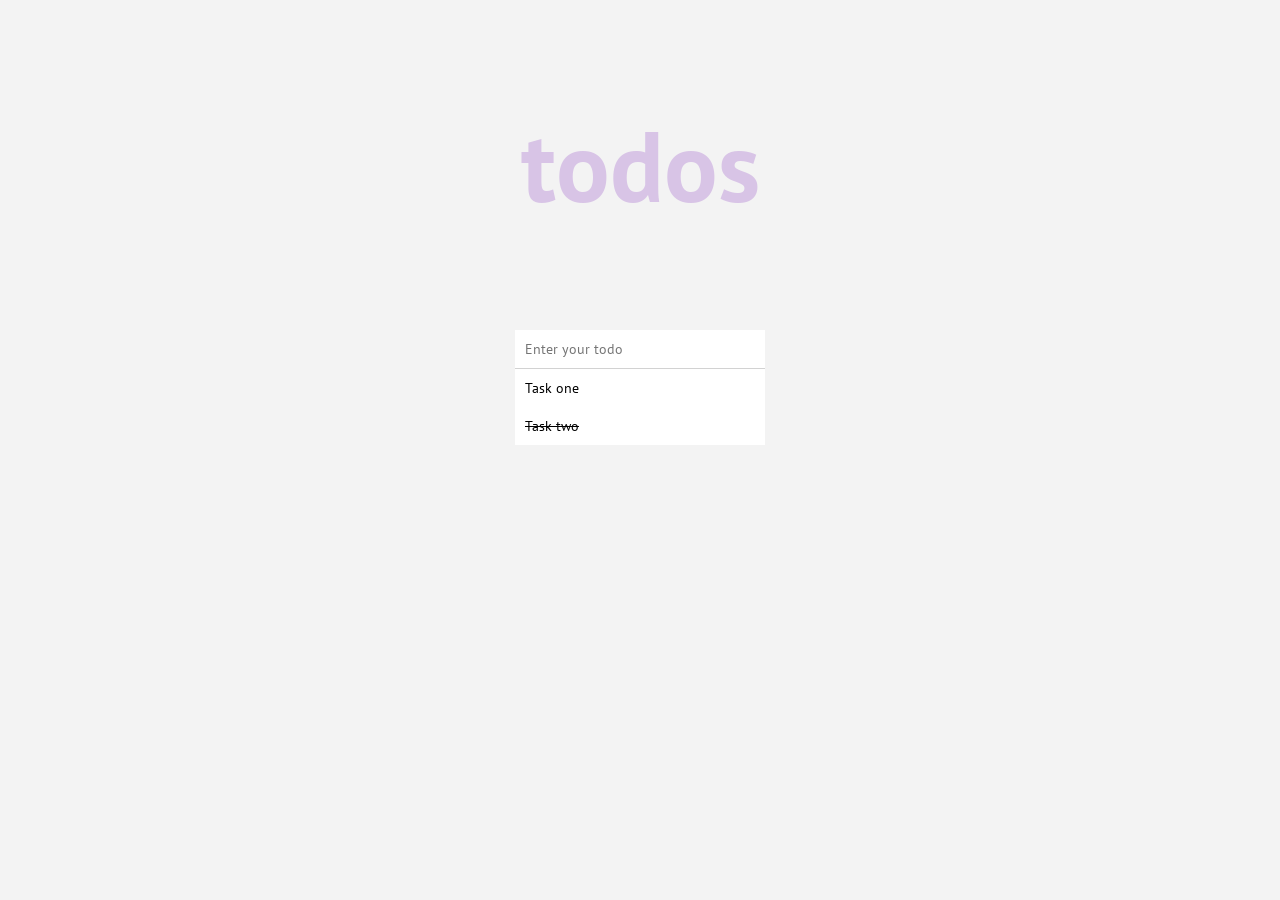
<file: practice/001-todo-list/index.html>
<!DOCTYPE html>
<html lang="en">

<head>
    <meta charset="UTF-8">
    <meta name="viewport" content="width=device-width, initial-scale=1.0">
        <link rel="stylesheet" href="style.css">
    <title>Todo List</title>
</head>

<body>
    <div class="todos">
        <div class="header">todos</div>
        <div class="card">
            <input type="text" name="" id="input" placeholder="Enter your todo" class="input">
            <ul class="list" id="list">
            </ul>
        </div>
    </div>
    <script src="script.js"></script>
</body>

</html>
</file>
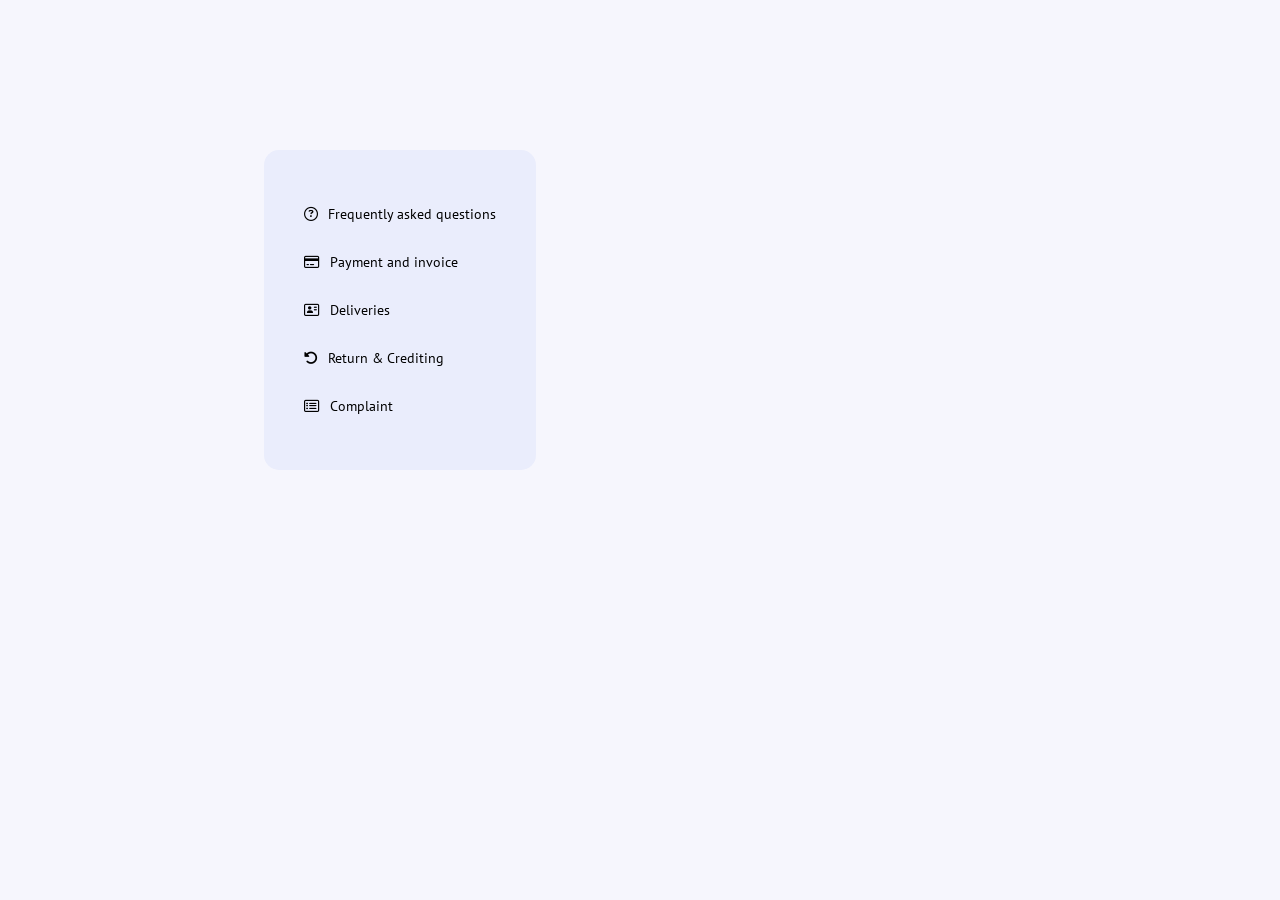
<file: practice/002-faq/index.html>
<!DOCTYPE html>
<html lang="en">

<head>
    <meta charset="UTF-8">
    <meta name="viewport" content="width=device-width, initial-scale=1.0">
    <link rel="stylesheet" href="styles.css">
    <link rel="preconnect" href="https://fonts.googleapis.com">
    <link rel="preconnect" href="https://fonts.gstatic.com" crossorigin>
    <link href="https://fonts.googleapis.com/css2?family=PT+Sans:ital,wght@0,400;0,700;1,400;1,700&display=swap"
        rel="stylesheet">
    <link rel="stylesheet" href="https://cdnjs.cloudflare.com/ajax/libs/font-awesome/6.5.1/css/all.min.css">
    <title>FAQ</title>
</head>

<body>
    <main class="main">
        <div class="sidebar">
            <ul class="nav">
                <li><i class="fa-regular fa-circle-question"></i>Frequently asked questions</li>
                <li><i class="fa-regular fa-credit-card"></i>Payment and invoice</li>
                <li><i class="fa-regular fa-address-card"></i>Deliveries</li>
                <li><i class="fa-solid fa-rotate-left"></i>Return & Crediting</li>
                <li><i class="fa-regular fa-rectangle-list"></i>Complaint</li>
            </ul>
        </div>
        <div class="content">
            <section id="faq">
                <div class="header">Frequently asked questions</div>
            </section>
            <section id="payment">
                <div class="header">Payment & Invoice</div>
            <div class="question">
                <div class="question-header">
                    How does payment via Walley Checkout work?
                    <i class="fa-solid fa-chevron-down"></i>
                    <i class="fa-solid fa-chevron-up"></i>
                </div>
                <div class="question-answer">
                    Walley presents some information to you as soon you are identified.
                    The information you need to specify to obtain identification may vary between different orders
                    and customers.
                </div>
            </div>
            <div class="question">
                <div class="question-header">
                    How does payment via Walley Checkout work?
                    <i class="fa-solid fa-chevron-down"></i>
                    <i class="fa-solid fa-chevron-up"></i>
                </div>
                <div class="question-answer">
                    Walley presents some information to you as soon you are identified.
                    The information you need to specify to obtain identification may vary between different orders
                    and customers.
                </div>
            </div>
            <div class="question">
                <div class="question-header">
                    How does payment via Walley Checkout work?
                    <i class="fa-solid fa-chevron-down"></i>
                    <i class="fa-solid fa-chevron-up"></i>
                </div>
                <div class="question-answer">
                    Walley presents some information to you as soon you are identified.
                    The information you need to specify to obtain identification may vary between different orders
                    and customers.
                </div>
            </div>
            </section>
            <section id="delivery">
                <div class="header">Deliveries</div>
            </section>
            <section id="return">
                <div class="header">Return & Crediting</div>
            </section>
            <section id="complaint">
                <div class="header">Complaint</div>
            </section>
            
        </div>
    </main>
    <script src="script.js"></script>
</body>

</html>
</file>
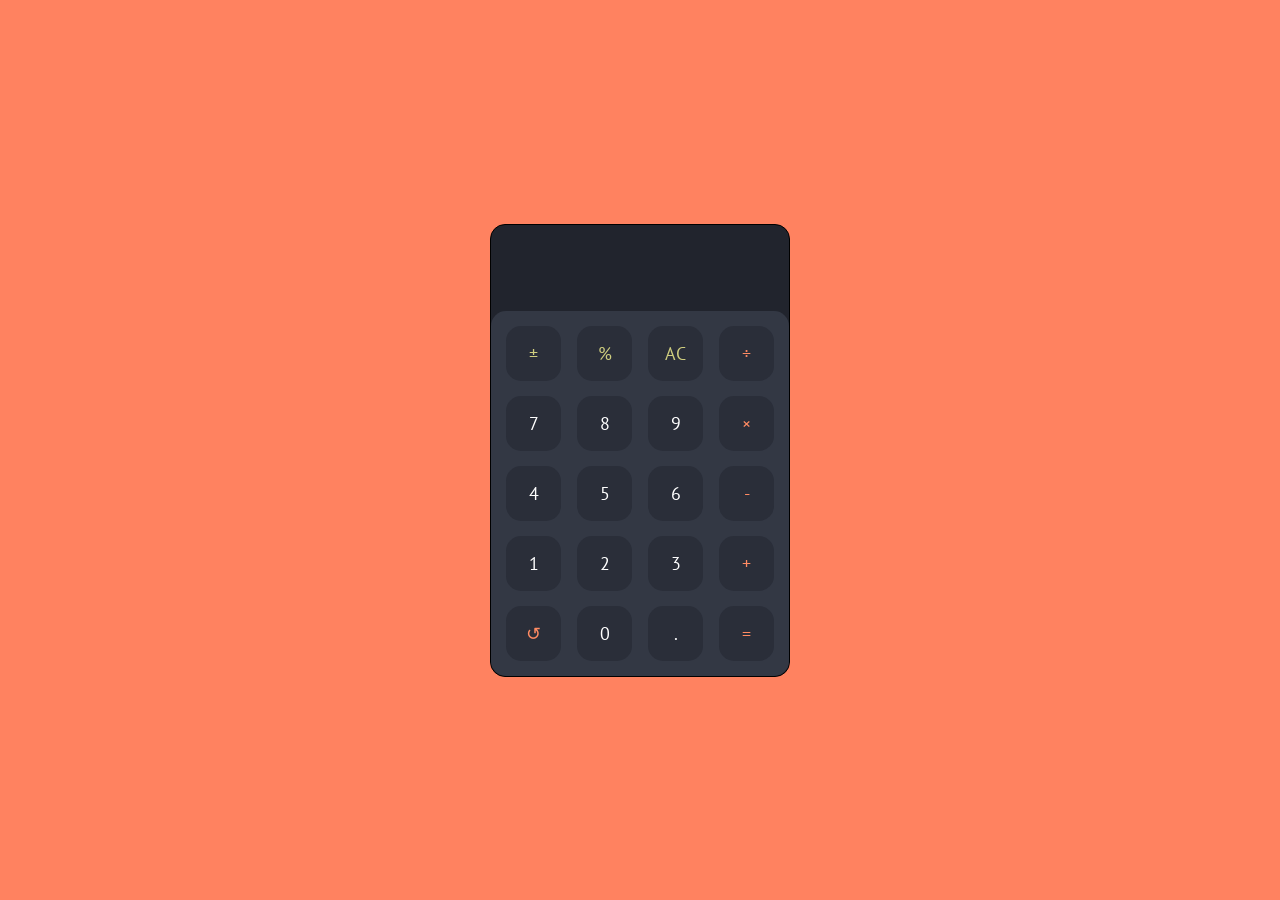
<file: practice/004-calculator/index.html>
<!DOCTYPE html>
<html lang="en">

<head>
    <meta charset="UTF-8">
    <meta name="viewport" content="width=device-width, initial-scale=1.0">
    <link rel="preconnect" href="https://fonts.googleapis.com">
    <link rel="preconnect" href="https://fonts.gstatic.com" crossorigin>
    <link href="https://fonts.googleapis.com/css2?family=PT+Sans:ital,wght@0,400;0,700;1,400;1,700&display=swap"
        rel="stylesheet">
    <link rel="stylesheet" href="style.css">
    <title>Calculator</title>
</head>

<body>
    <div class="container">
        <div class="calculator">
            <div class="display">
                <div class="input" id="input"></div>
                <div class="result" id="result"></div>
            </div>
            <div class="actions">
                <button type="button" onclick="addSymbol('')" class="button yellow">&#177</button>
                <button type="button" onclick="addSymbol('%')" class="button yellow">%</button>
                <button type="button" onclick="clearDisplay()" class="button yellow">AC</button>
                <button type="button" onclick="addSymbol('/')" class="button red">&#247</button>
                <button type="button" onclick="addSymbol('7')" class="button">7</button>
                <button type="button" onclick="addSymbol('8')" class="button">8</button>
                <button type="button" onclick="addSymbol('9')" class="button">9</button>
                <button type="button" onclick="addSymbol('*')" class="button red">&#215</button>
                <button type="button" onclick="addSymbol('4')" class="button">4</button>
                <button type="button" onclick="addSymbol('5')" class="button">5</button>
                <button type="button" onclick="addSymbol('6')" class="button">6</button>
                <button type="button" onclick="addSymbol('-')" class="button red">-</button>
                <button type="button" onclick="addSymbol('1')" class="button">1</button>
                <button type="button" onclick="addSymbol('2')" class="button">2</button>
                <button type="button" onclick="addSymbol('3')" class="button">3</button>
                <button type="button" onclick="addSymbol('+')" class="button red">+</button>
                <button type="button" onclick="addSymbol('')" class="button red">&#8634</button>
                <button type="button" onclick="addSymbol('0')" class="button">0</button>
                <button type="button" onclick="addSymbol('.')" class="button">.</button>
                <button type="button" onclick="calculate()" class="button red">=</button>
            </div>
        </div>
    </div>
    <script src="script.js"></script>
</body>

</html>
</file>
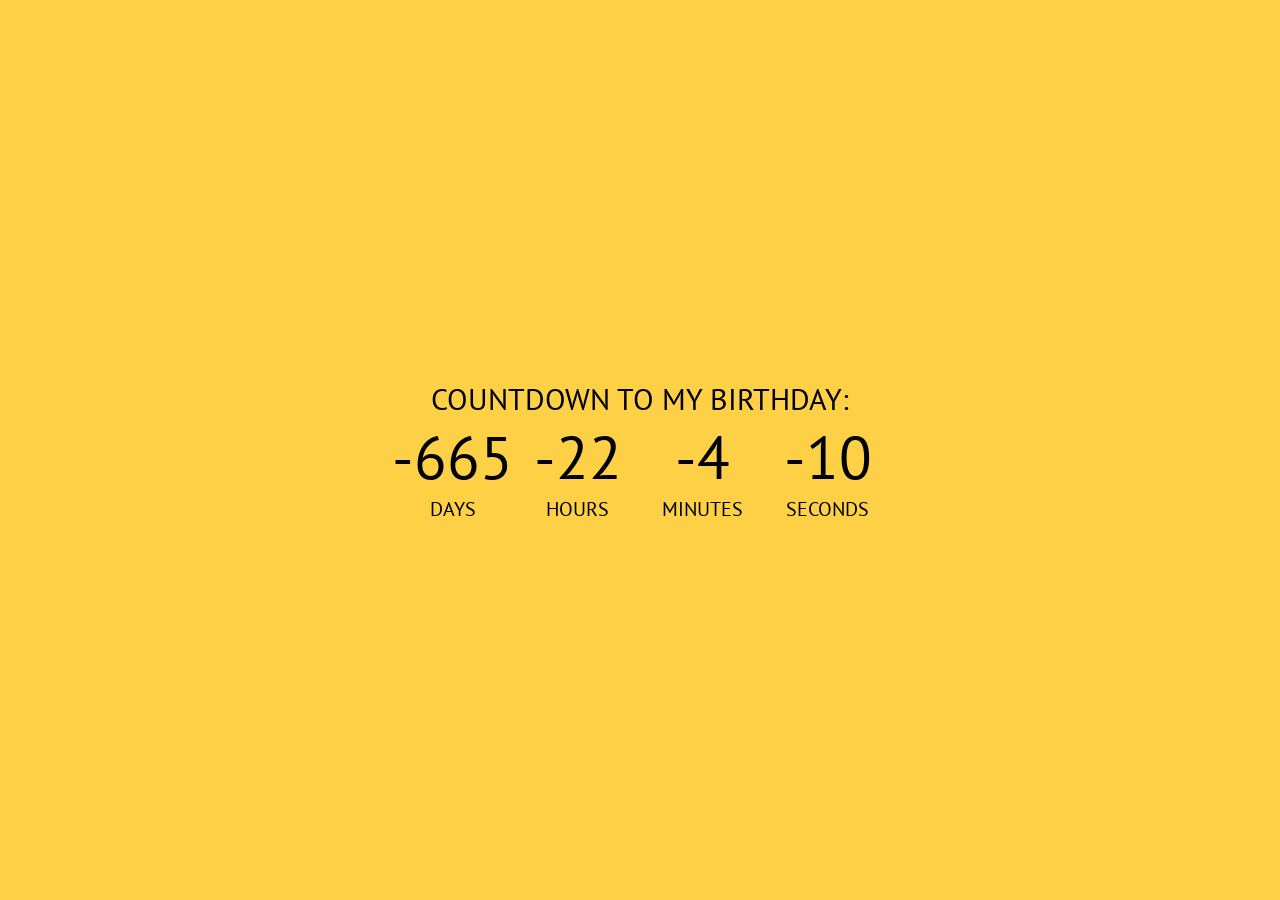
<file: practice/005-timer/index.html>
<!DOCTYPE html>
<html lang="en">

<head>
    <meta charset="UTF-8">
    <meta name="viewport" content="width=device-width, initial-scale=1.0">
    <link rel="preconnect" href="https://fonts.googleapis.com">
    <link rel="preconnect" href="https://fonts.gstatic.com" crossorigin>
    <link href="https://fonts.googleapis.com/css2?family=PT+Sans:ital,wght@0,400;0,700;1,400;1,700&display=swap"
        rel="stylesheet">
    <link rel="stylesheet" href="style.css">
    <title>Timer</title>
</head>

<body>
    <div class="main">
        <div class="description">
            COUNTDOWN TO MY BIRTHDAY:
        </div>
        <div class="timer">
            <div class="days" id="days">60</div>
            <div class="hours" id="hours">20</div>
            <div class="minutes" id="minutes">5</div>
            <div class="seconds" id="seconds">3</div>
        </div>
        <div class="time">
            <div class="days">DAYS</div>
            <div class="hours">HOURS</div>
            <div class="minutes">MINUTES</div>
            <div class="seconds">SECONDS</div>
        </div>
    </div>
<script src="script.js"></script>
</body>

</html>
</file>
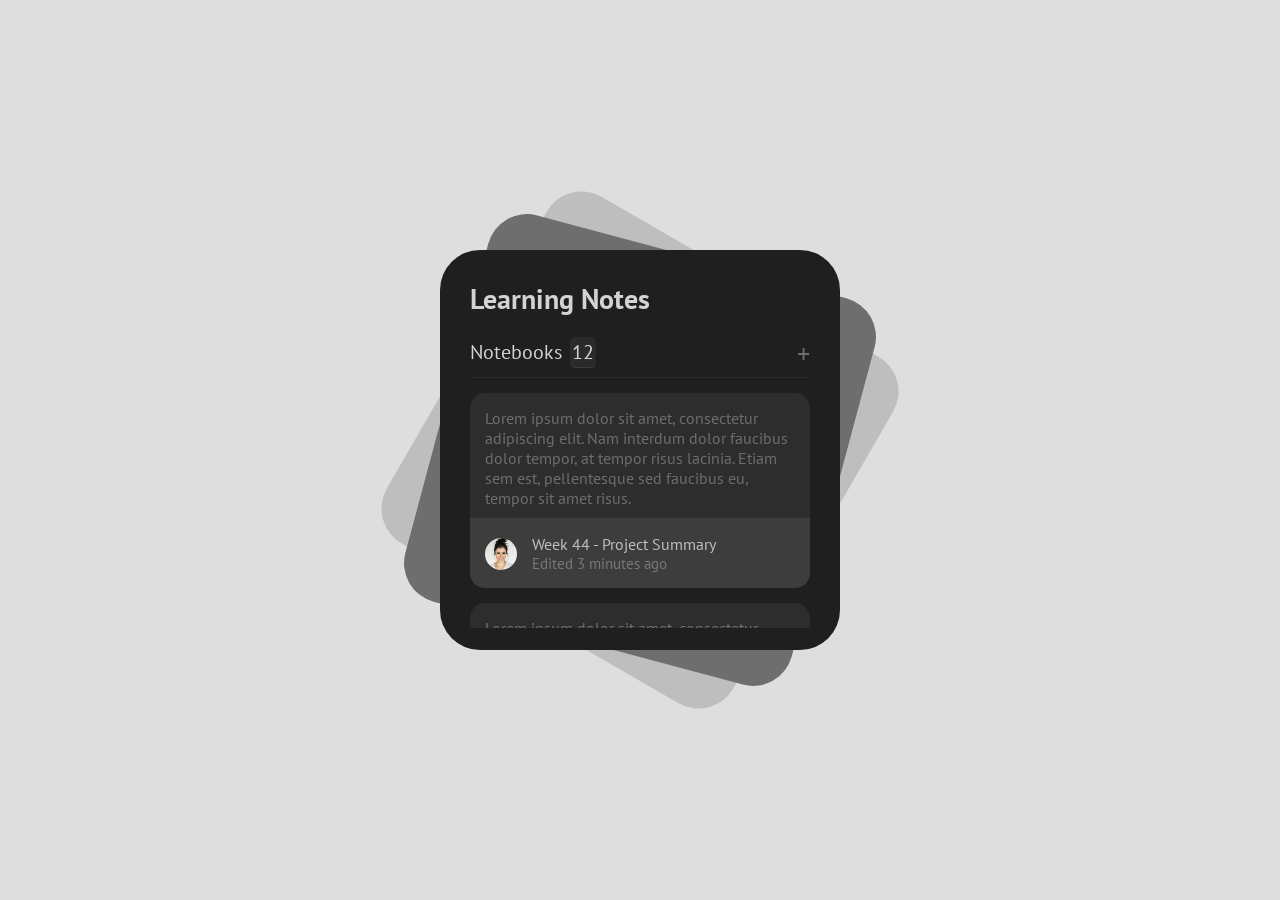
<file: practice/006-notes/index.html>
<!DOCTYPE html>
<html lang="en">

<head>
    <meta charset="UTF-8">
    <meta name="viewport" content="width=device-width, initial-scale=1.0">
    <link rel="preconnect" href="https://fonts.googleapis.com">
    <link rel="preconnect" href="https://fonts.gstatic.com" crossorigin>
    <link href="https://fonts.googleapis.com/css2?family=PT+Sans:ital,wght@0,400;0,700;1,400;1,700&display=swap"
        rel="stylesheet">
    <link rel="stylesheet" href="styles.css">
    <title>Notes</title>
</head>

<body>
    <div class="main">
        <div class="container">
            <div class="card light-grey"></div>
            <div class="card grey"></div>
            <div class="card edit-card" id="edit-card">
                <div class="edit-card-action">
                    <button type="button" class="button back" onclick="toggleEditCard()">Back</button>
                    <button type="button" class="button save">Save</button>
                </div>
                <div class="edit-card-form">
                    <div class="row">
                        <label for="name" class="label">Name</label>
                        <input type="text" name="name" id="" class="text">
                    </div>
                    <div class="row">
                        <label for="text" class="label">Text</label>
                        <textarea rows="5" name="text" id="" class="text"></textarea>
                    </div>
                </div>
            </div>
            <div class="card dark-grey">
                <div class="card-header">
                    Learning Notes
                </div>
                <div class="card-body">
                    <div class="panel">
                        <div class="notebooks">
                            <div class="description">
                                Notebooks
                            </div>
                            <div class="count">12</div>
                        </div>
                        <div class="action" onclick="toggleEditCard()">+</div>
                    </div>
                    <div class="line"></div>
                    <ul class="list">
                        <li class="item">
                            <div class="body">
                                Lorem ipsum dolor sit amet, consectetur adipiscing elit. Nam interdum dolor faucibus
                                dolor tempor, at tempor risus lacinia. Etiam sem est, pellentesque sed faucibus eu,
                                tempor sit amet risus.
                            </div>
                            <div class="footer">
                                <div class="avatar">
                                    <img src="face.jpg">
                                </div>
                                <div class="content">
                                    <div class="note-name">Week 44 - Project Summary</div>
                                <div class="note-date">Edited 3 minutes ago</div>
                                </div>
                            </div>
                        </li>
                        <li class="item">
                            <div class="body">
                                Lorem ipsum dolor sit amet, consectetur adipiscing elit. Nam interdum dolor faucibus
                                dolor tempor, at tempor risus lacinia. Etiam sem est, pellentesque sed faucibus eu,
                                tempor sit amet risus.
                            </div>
                            <div class="footer">
                                <div class="avatar">
                                    <img src="face.jpg">
                                </div>
                                <div class="content">
                                    <div class="note-name">Week 44 - Project Summary</div>
                                <div class="note-date">Edited 3 minutes ago</div>
                                </div>
                            </div>
                        </li>
                    </ul>
                </div>
            </div>
        </div>
    </div>
    <script src="script.js"></script>
</body>

</html>
</file>
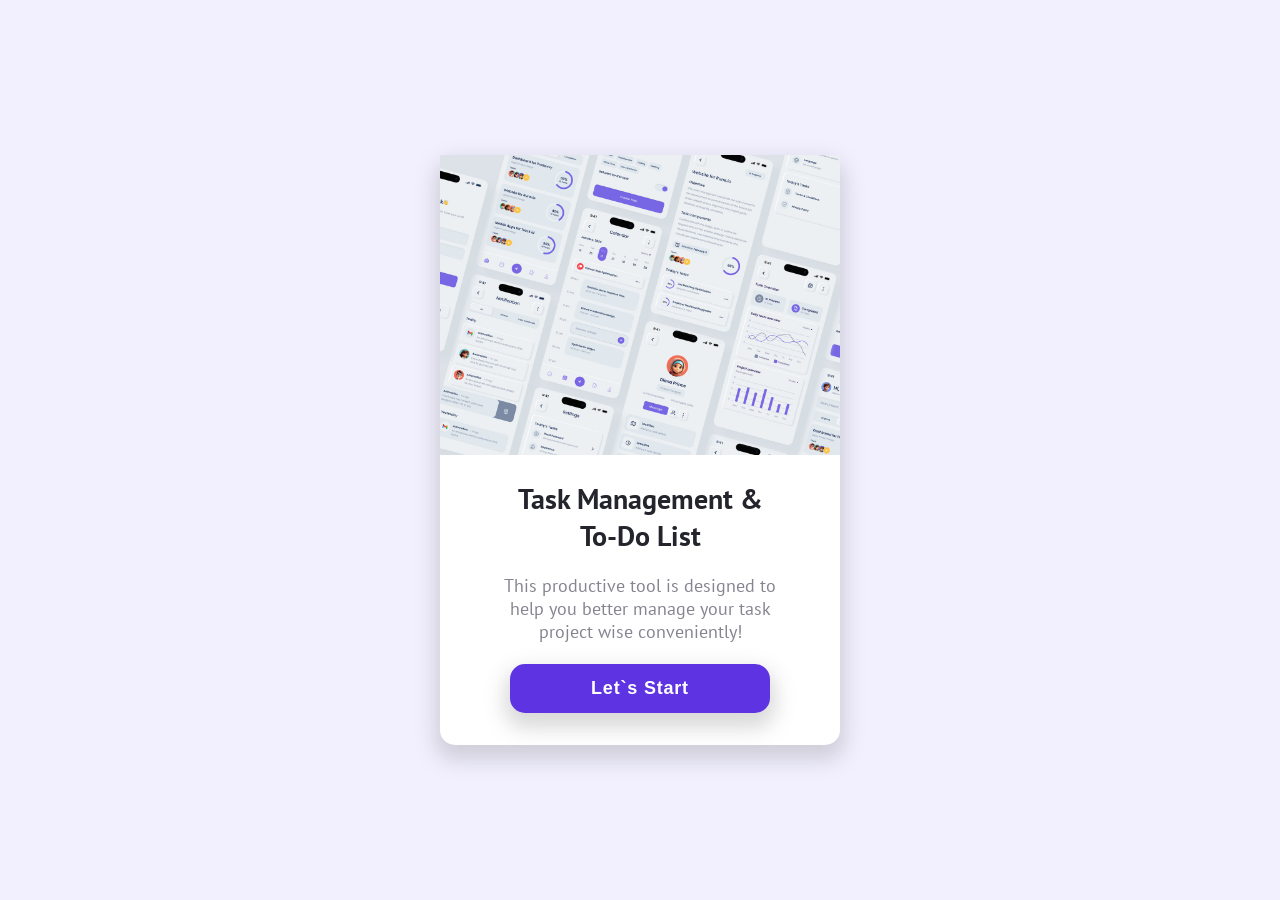
<file: practice/007-started/index.html>
<!DOCTYPE html>
<html lang="en">
<head>
    <meta charset="UTF-8">
    <meta name="viewport" content="width=device-width, initial-scale=1.0">
    <title>Started page</title>
    <link rel="stylesheet" href="styles.css">
    <link rel="preconnect" href="https://fonts.googleapis.com">
<link rel="preconnect" href="https://fonts.gstatic.com" crossorigin>
<link href="https://fonts.googleapis.com/css2?family=PT+Sans:wght@400;700&display=swap" rel="stylesheet">
</head>
<body>
    <header></header>
    <main>
        <div class="card">
            <div class="card-content">
                <img class="card-content-image" src="12.jpg">
            </div>
            <div class="card-info">
                <h3>Task Management & To-Do List</h3>
                <p>This productive tool is designed to help you better 
                    manage your task project wise conveniently!</p>
                <button>Let`s Start</button>    
            </div>
        </div>
    </main>
    <footer></footer>
    
</body>
</html>
</file>
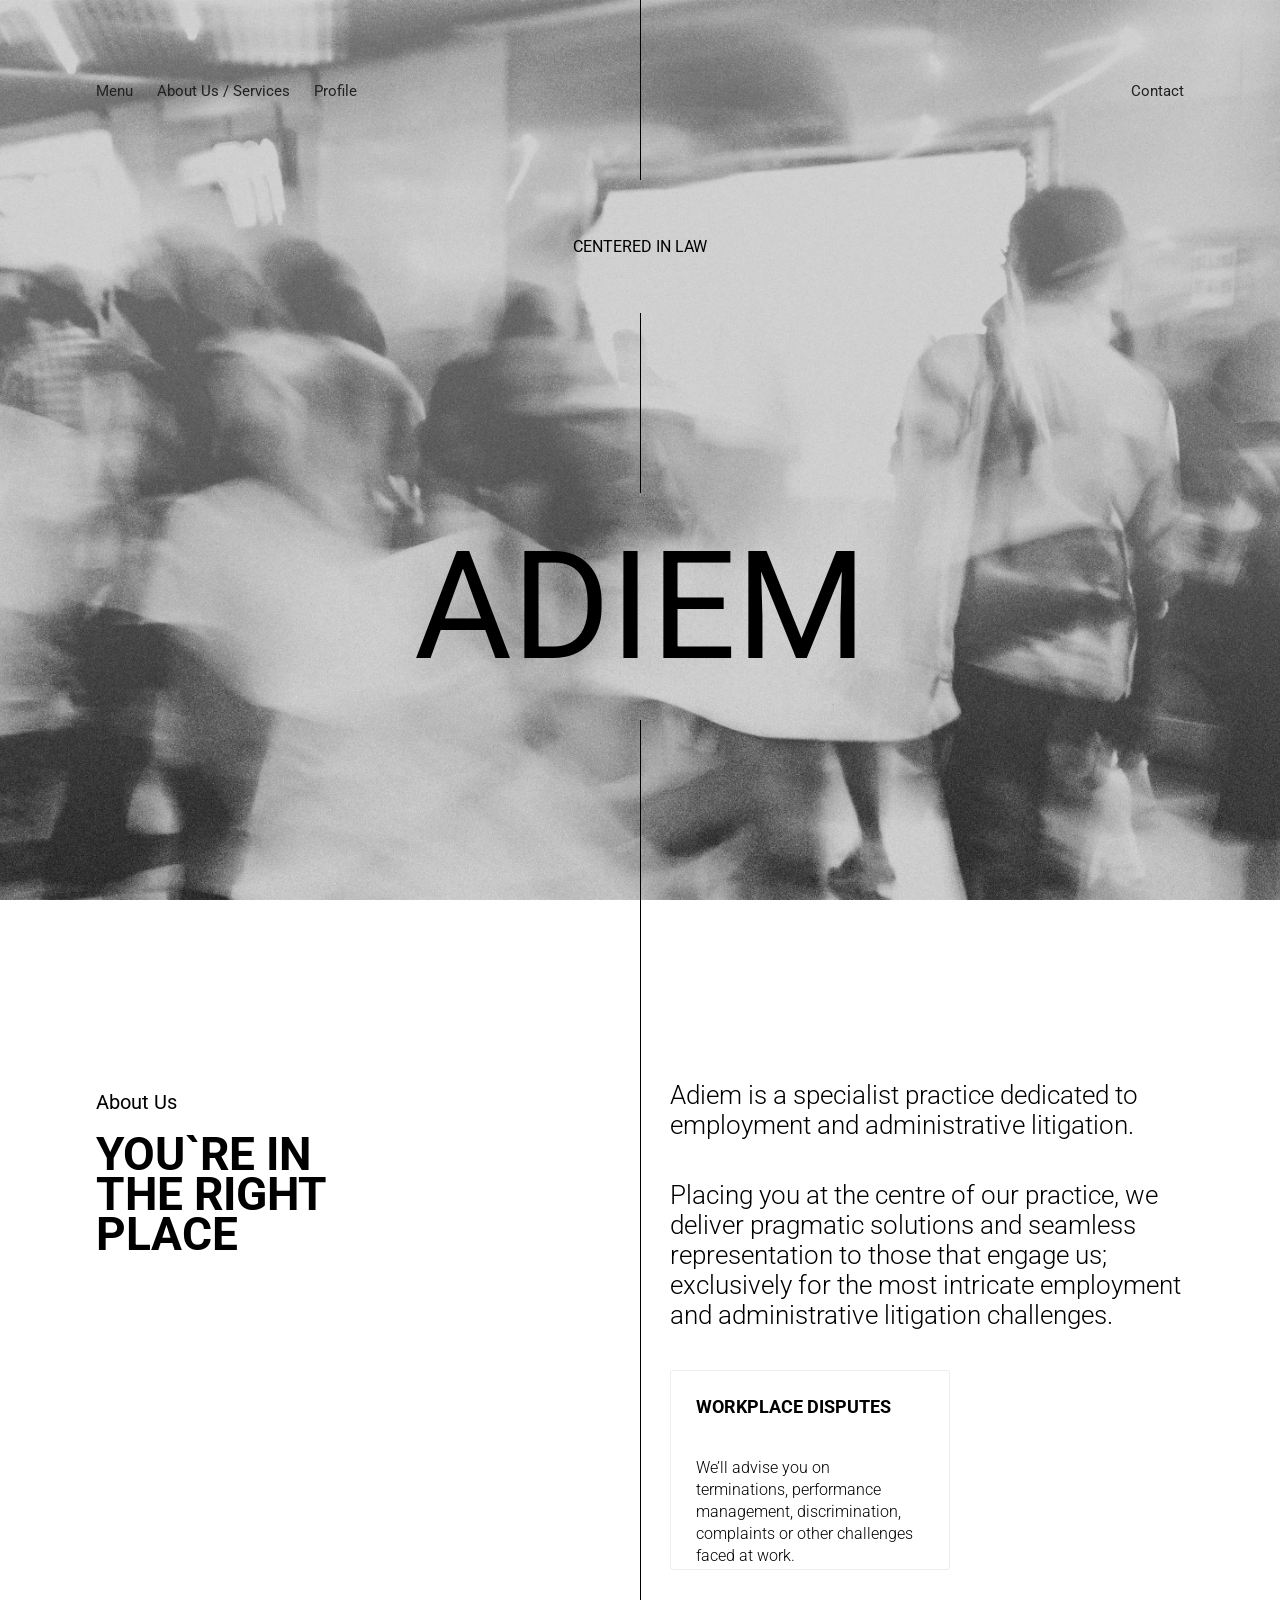
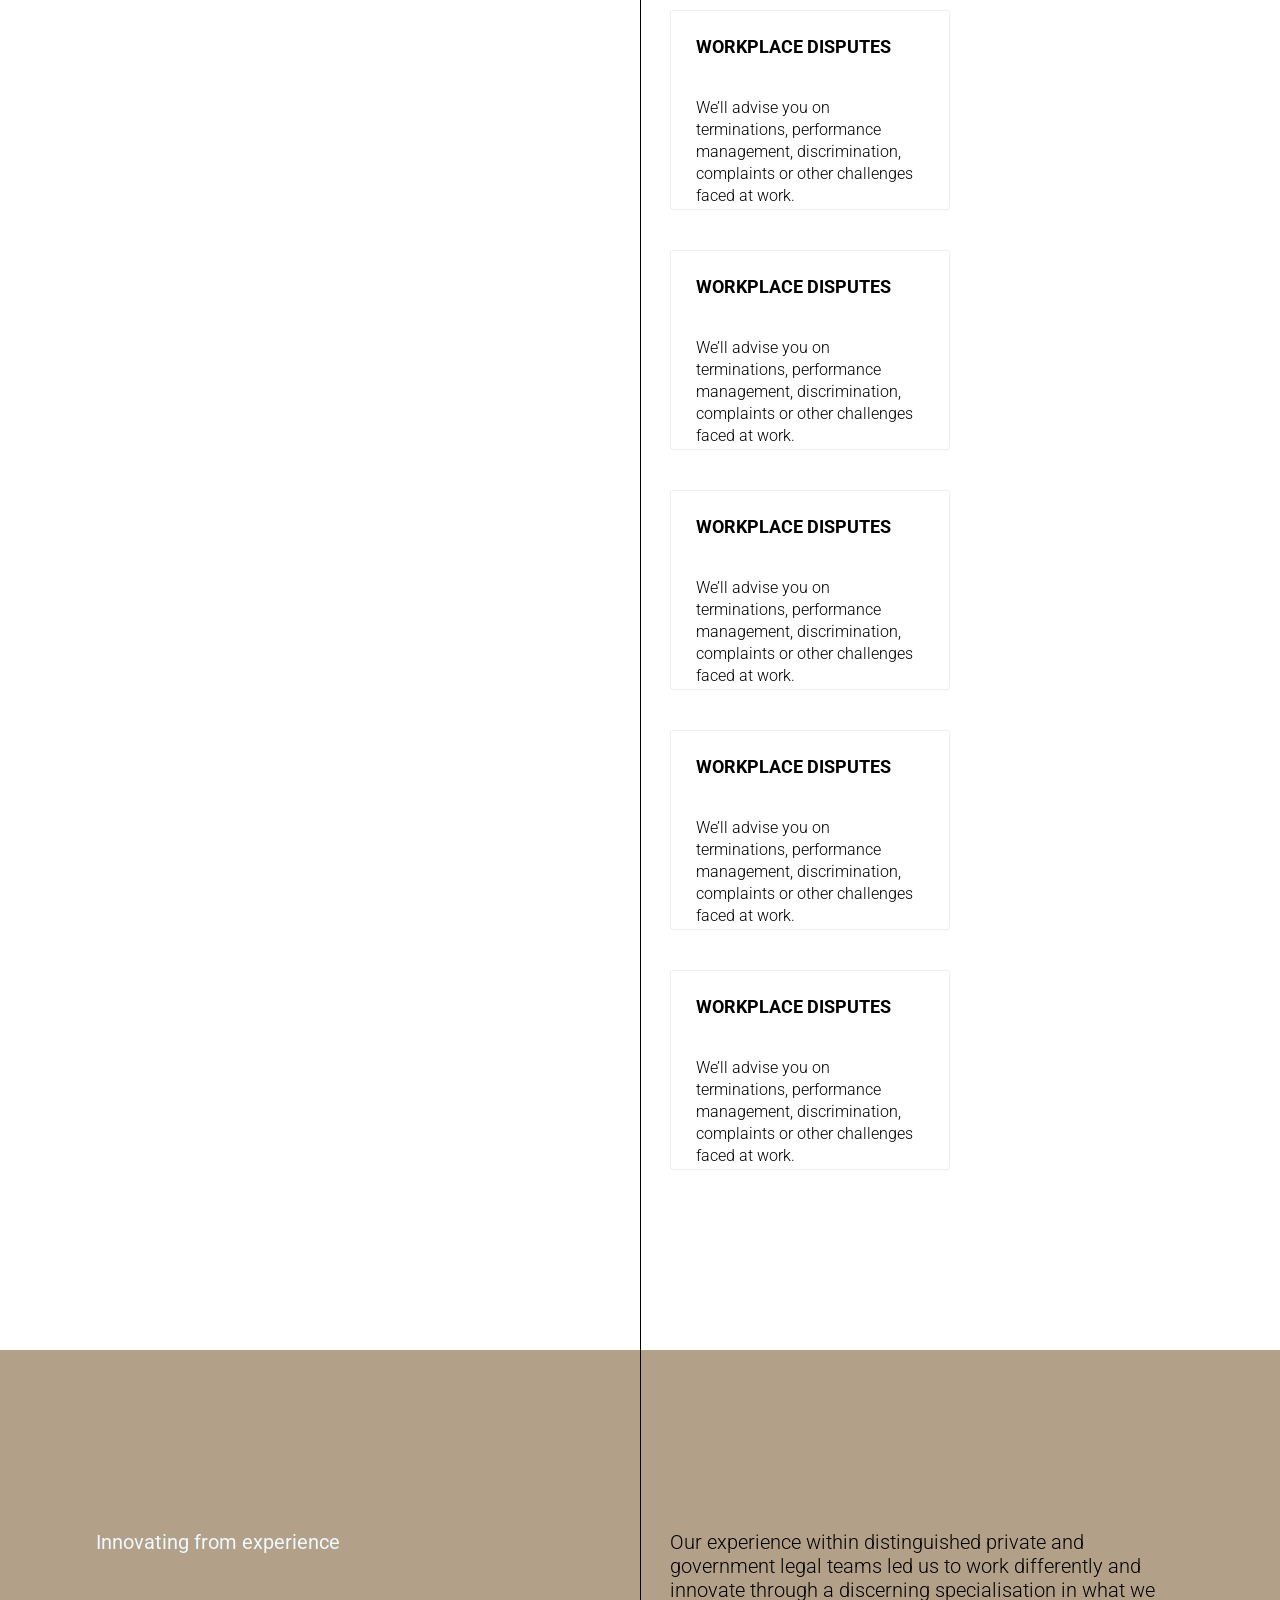
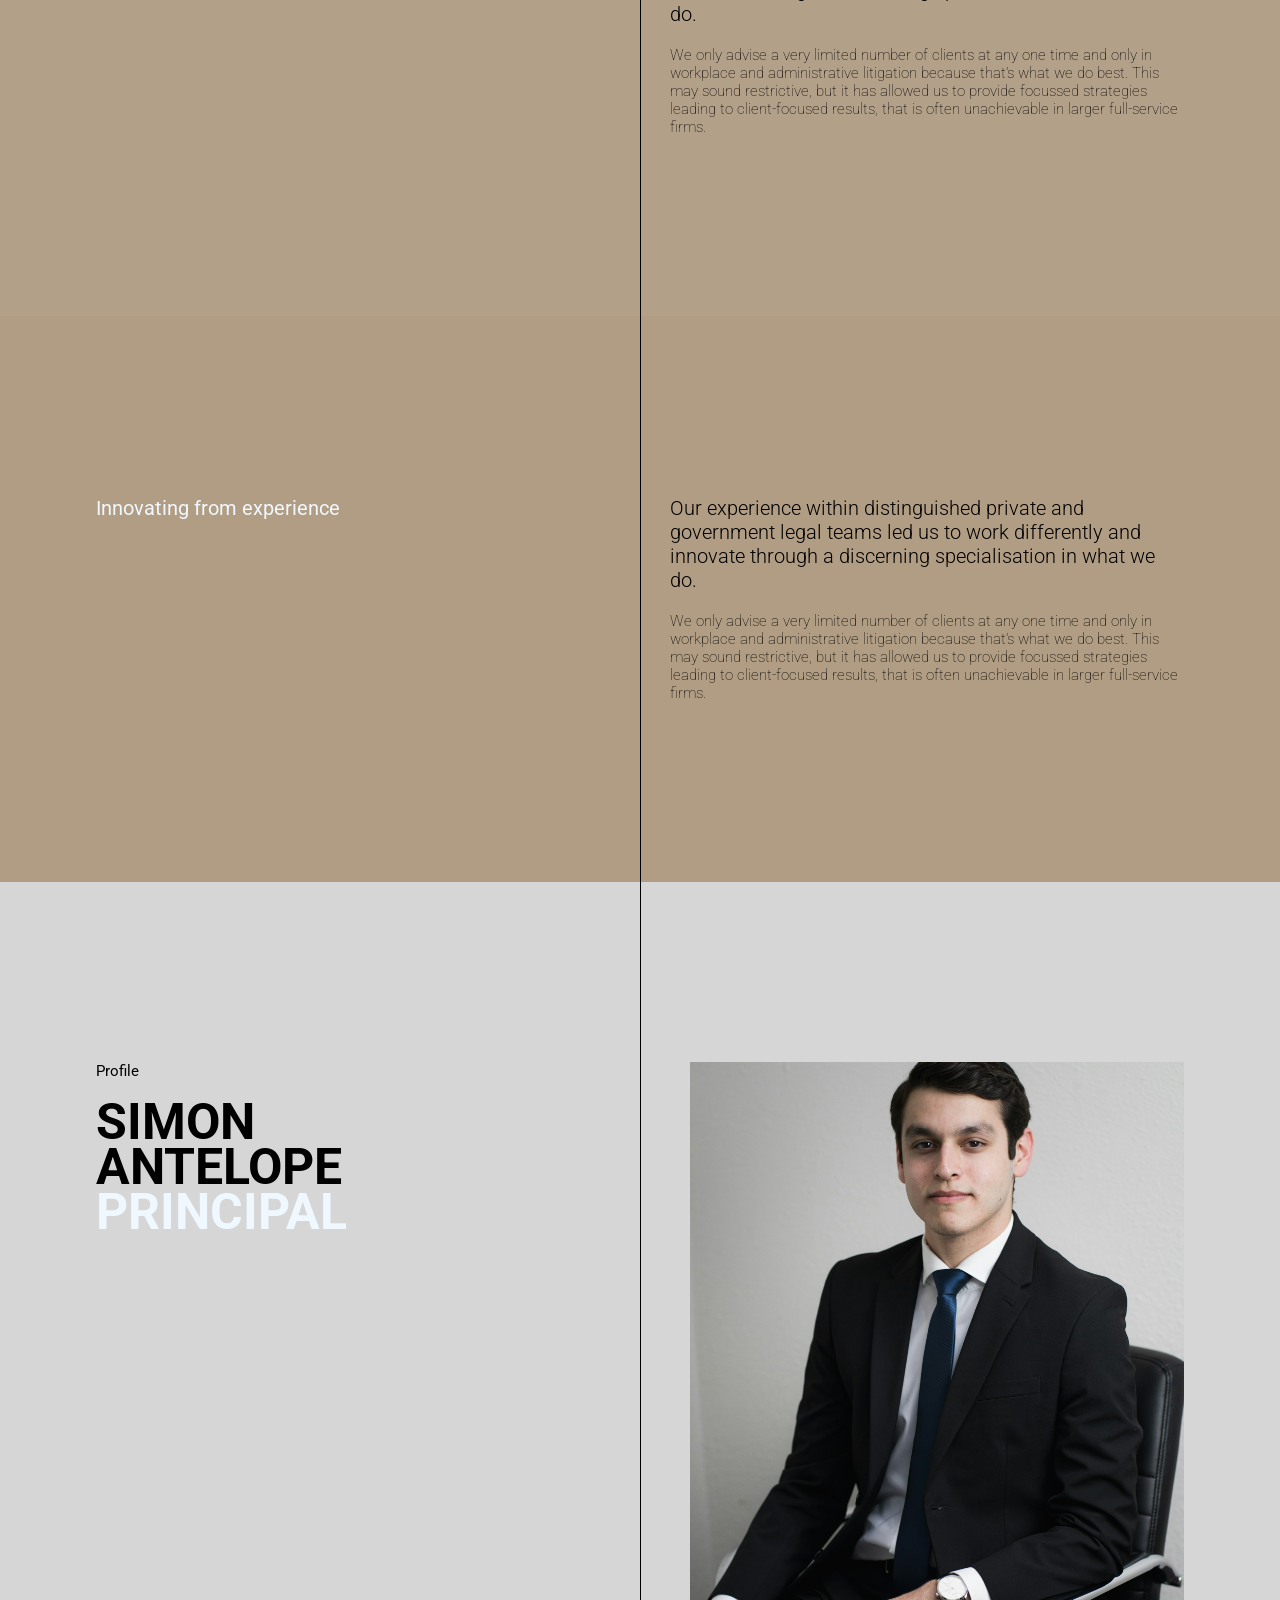
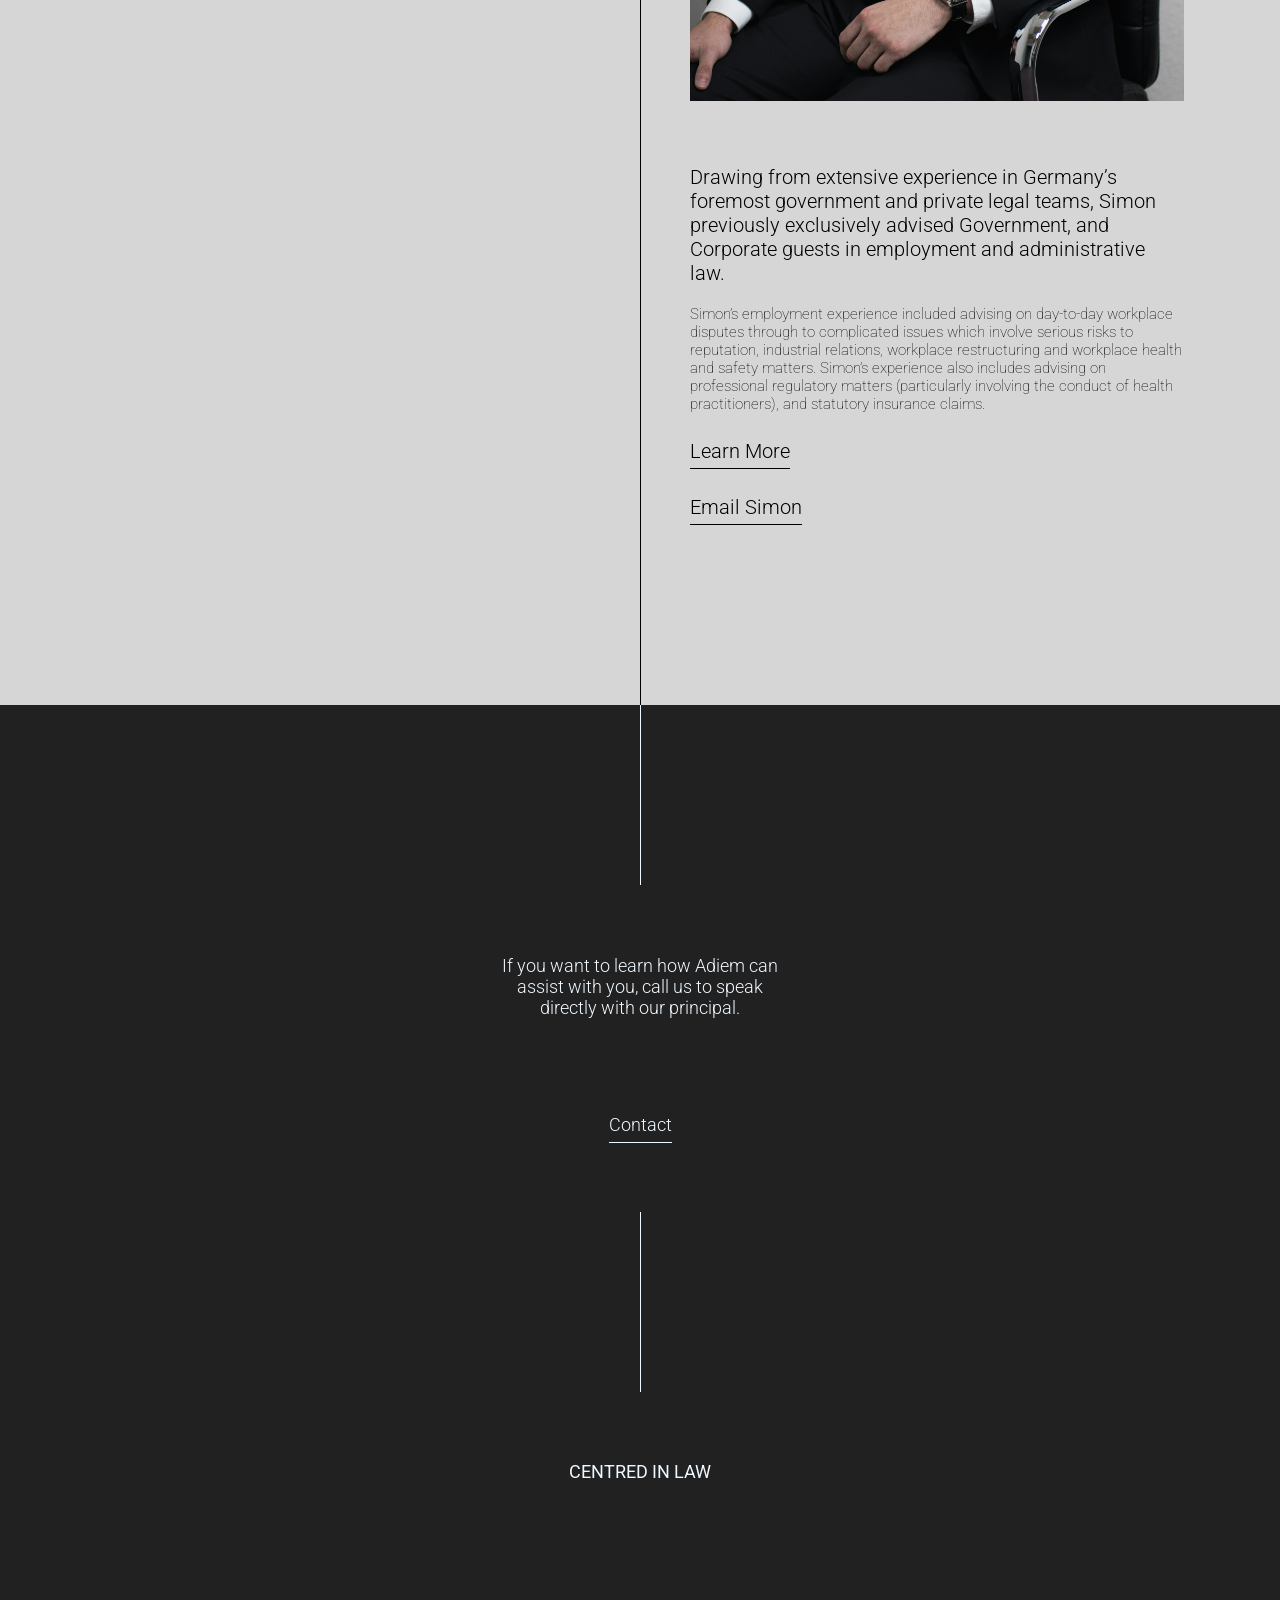
<file: practice/008-adiem/index.html>
<!DOCTYPE html>
<html lang="en">

<head>
    <meta charset="UTF-8">
    <meta name="viewport" content="width=device-width, initial-scale=1.0">
    <title>Adiem</title>
    <link rel="stylesheet" href="styles.css">
    <link rel="preconnect" href="https://fonts.googleapis.com">
    <link rel="preconnect" href="https://fonts.gstatic.com" crossorigin>
    <link href="https://fonts.googleapis.com/css2?family=Roboto:wght@100;400;500;700;900&display=swap" rel="stylesheet">
</head>

<body>
    <header class="header">
        <div class="container">
            <div class="nav">
                <ul class="nav-list">
                    <li class="nav-list-item"><a href="">Menu</a></li>
                    <li class="nav-list-item"><a href="">About Us / Services</a></li>
                    <li class="nav-list-item"><a href="">Profile</a></li>
                </ul>
                <div class="nav-contact">
                    <a>Contact</a>
                </div>
            </div>
        </div>
    </header>
    <main>
        <section class="main">
            <div class="container">
                <div class="main-content">
                    <span class="line-1"></span>
                    <div class="main-content-description">
                        <h3>CENTERED IN LAW</h3>
                    </div>
                    <span class="line-2"></span>
                    <div class="main-content-title">
                        <h1>ADIEM</h1>
                    </div>
                    <span class="line-3"></span>
                </div>
            </div>
        </section>
        <section class="about">
            <div class="container">
                <div class="about-content">
                    <div class="about-content-left">
                        <h3>About Us</h3>
                        <h1>YOU`RE IN<br>THE RIGHT<br>PLACE</h1>
                    </div>
                    <div class="about-content-right">
                        <p>Adiem is a specialist practice dedicated to employment and administrative litigation.</p>
                        <p>Placing you at the centre of our practice, we deliver pragmatic solutions and seamless
                            representation to those that engage us; exclusively for the most intricate employment and
                            administrative litigation challenges.</p>
                        <div class="list-card">
                            <div class="card">
                                <div class="card-header">
                                    <h3>WORKPLACE DISPUTES</h3>

                                </div>
                                <div class="card-main">
                                    <p>We’ll advise you on terminations, performance management, discrimination,
                                        complaints or other challenges faced at work.</p>
                                </div>
                            </div>
                            <div class="card">
                                <div class="card-header">
                                    <h3>WORKPLACE DISPUTES</h3>

                                </div>
                                <div class="card-main">
                                    <p>We’ll advise you on terminations, performance management, discrimination,
                                        complaints or other challenges faced at work.</p>
                                </div>
                            </div>
                            <div class="card">
                                <div class="card-header">
                                    <h3>WORKPLACE DISPUTES</h3>

                                </div>
                                <div class="card-main">
                                    <p>We’ll advise you on terminations, performance management, discrimination,
                                        complaints or other challenges faced at work.</p>
                                </div>
                            </div>
                            <div class="card">
                                <div class="card-header">
                                    <h3>WORKPLACE DISPUTES</h3>

                                </div>
                                <div class="card-main">
                                    <p>We’ll advise you on terminations, performance management, discrimination,
                                        complaints or other challenges faced at work.</p>
                                </div>
                            </div>
                            <div class="card">
                                <div class="card-header">
                                    <h3>WORKPLACE DISPUTES</h3>

                                </div>
                                <div class="card-main">
                                    <p>We’ll advise you on terminations, performance management, discrimination,
                                        complaints or other challenges faced at work.</p>
                                </div>
                            </div>
                            <div class="card">
                                <div class="card-header">
                                    <h3>WORKPLACE DISPUTES</h3>

                                </div>
                                <div class="card-main">
                                    <p>We’ll advise you on terminations, performance management, discrimination,
                                        complaints or other challenges faced at work.</p>
                                </div>
                            </div>
                        </div>
                    </div>
                </div>
            </div>
        </section>
        <section class="experience">
            <div class="container">
                <div class="experience-content">
                    <div class="experience-content-left">
                        <h3>Innovating from experience</h3>
                    </div>
                    <div class="experience-content-right">
                        <h4>Our experience within distinguished private and government legal teams led us to work
                            differently and innovate through a discerning specialisation in what we do.</h4>
                        <p>We only advise a very limited number of clients at any one time and only in workplace and
                            administrative litigation because that’s what we do best. This may sound restrictive, but it
                            has allowed us to provide focussed strategies leading to client-focused results, that is
                            often unachievable in larger full-service firms.</p>
                    </div>
                </div>
            </div>
        </section>
        <section class="experience accent">
            <div class="container">
                <div class="experience-content">
                    <div class="experience-content-left">
                        <h3>Innovating from experience</h3>
                    </div>
                    <div class="experience-content-right">
                        <h4>Our experience within distinguished private and government legal teams led us to work
                            differently and innovate through a discerning specialisation in what we do.</h4>
                        <p>We only advise a very limited number of clients at any one time and only in workplace and
                            administrative litigation because that’s what we do best. This may sound restrictive, but it
                            has allowed us to provide focussed strategies leading to client-focused results, that is
                            often unachievable in larger full-service firms.</p>
                    </div>
                </div>
            </div>
        </section>
        <section class="profile">
            <div class="container">
                <div class="profile-content">
                    <div class="profile-content-left">
                        <h3>Profile</h3>
                        <h1>SIMON<br>ANTELOPE</h1>
                        <h1 class="principal">PRINCIPAL</h1>
                    </div>
                    <div class="profile-content-right">
                        <div class="profile-content-right-img">
                            <img src="lawyer.jpg">
                        </div>
                        <div class="profile-content-right-info">
                            <h4>Drawing from extensive experience in Germany’s foremost government and private legal
                                teams, Simon previously exclusively advised Government, and Corporate guests in
                                employment and administrative law.</h4>
                            <p>Simon’s employment experience included advising on day-to-day workplace
                                disputes through to complicated issues which involve serious risks to reputation,
                                industrial relations, workplace restructuring and workplace health and safety matters.
                                Simon’s experience also includes advising on professional regulatory matters
                                (particularly involving the conduct of health practitioners), and statutory insurance
                                claims.</p>
                            <a>Learn More</a>
                            <a>Email Simon</a>
                        </div>
                    </div>
                </div>
            </div>
        </section>
        <span class="line"></span>
    </main>
    <footer class="footer">
        <div class="container">
            <div class="footer-content">
                <span class="line-4"></span>
                <p>If you want to learn how Adiem can assist with you, call us to speak directly
                    with our principal.</p>
                <a href="">Contact</a>
                <span class="line-5"></span>
                <h3>CENTRED IN LAW</h3>
                <span class="line-6"></span>
            </div>
        </div>
    </footer>
</body>

</html>
</file>
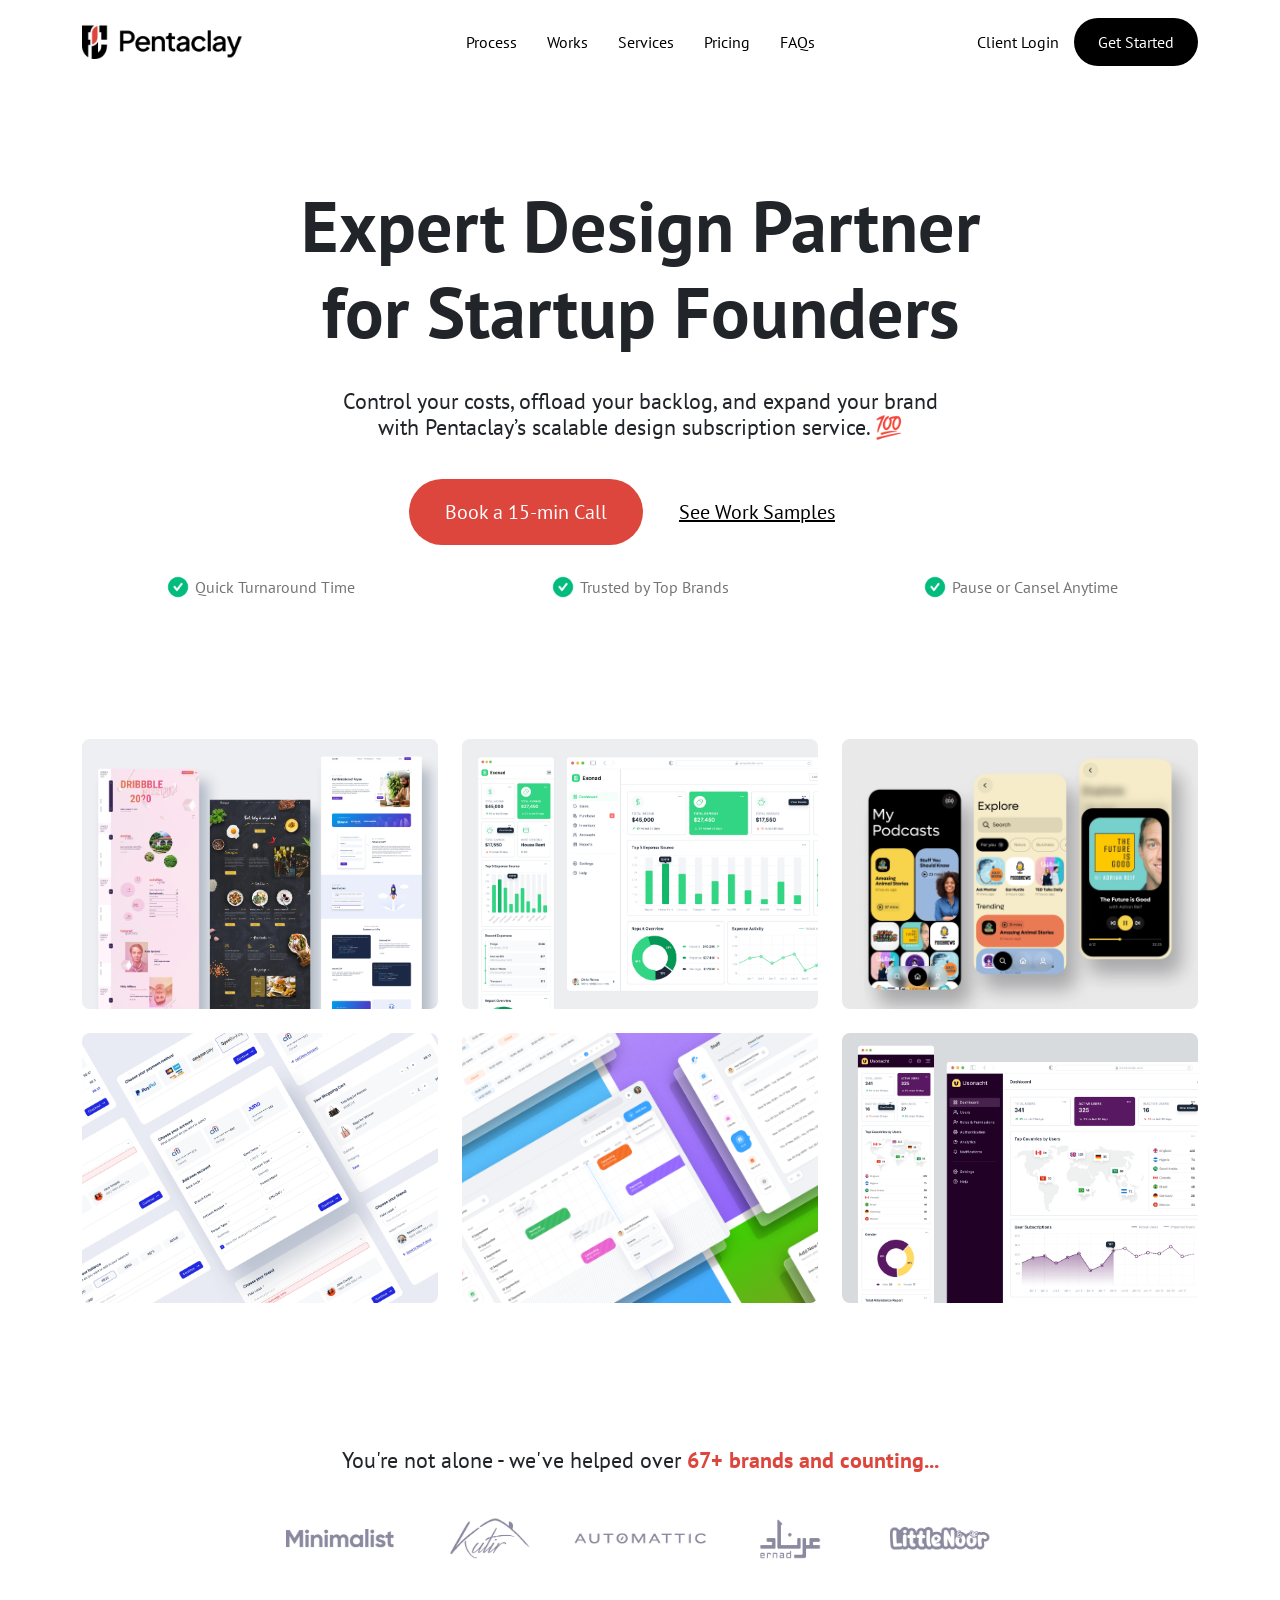
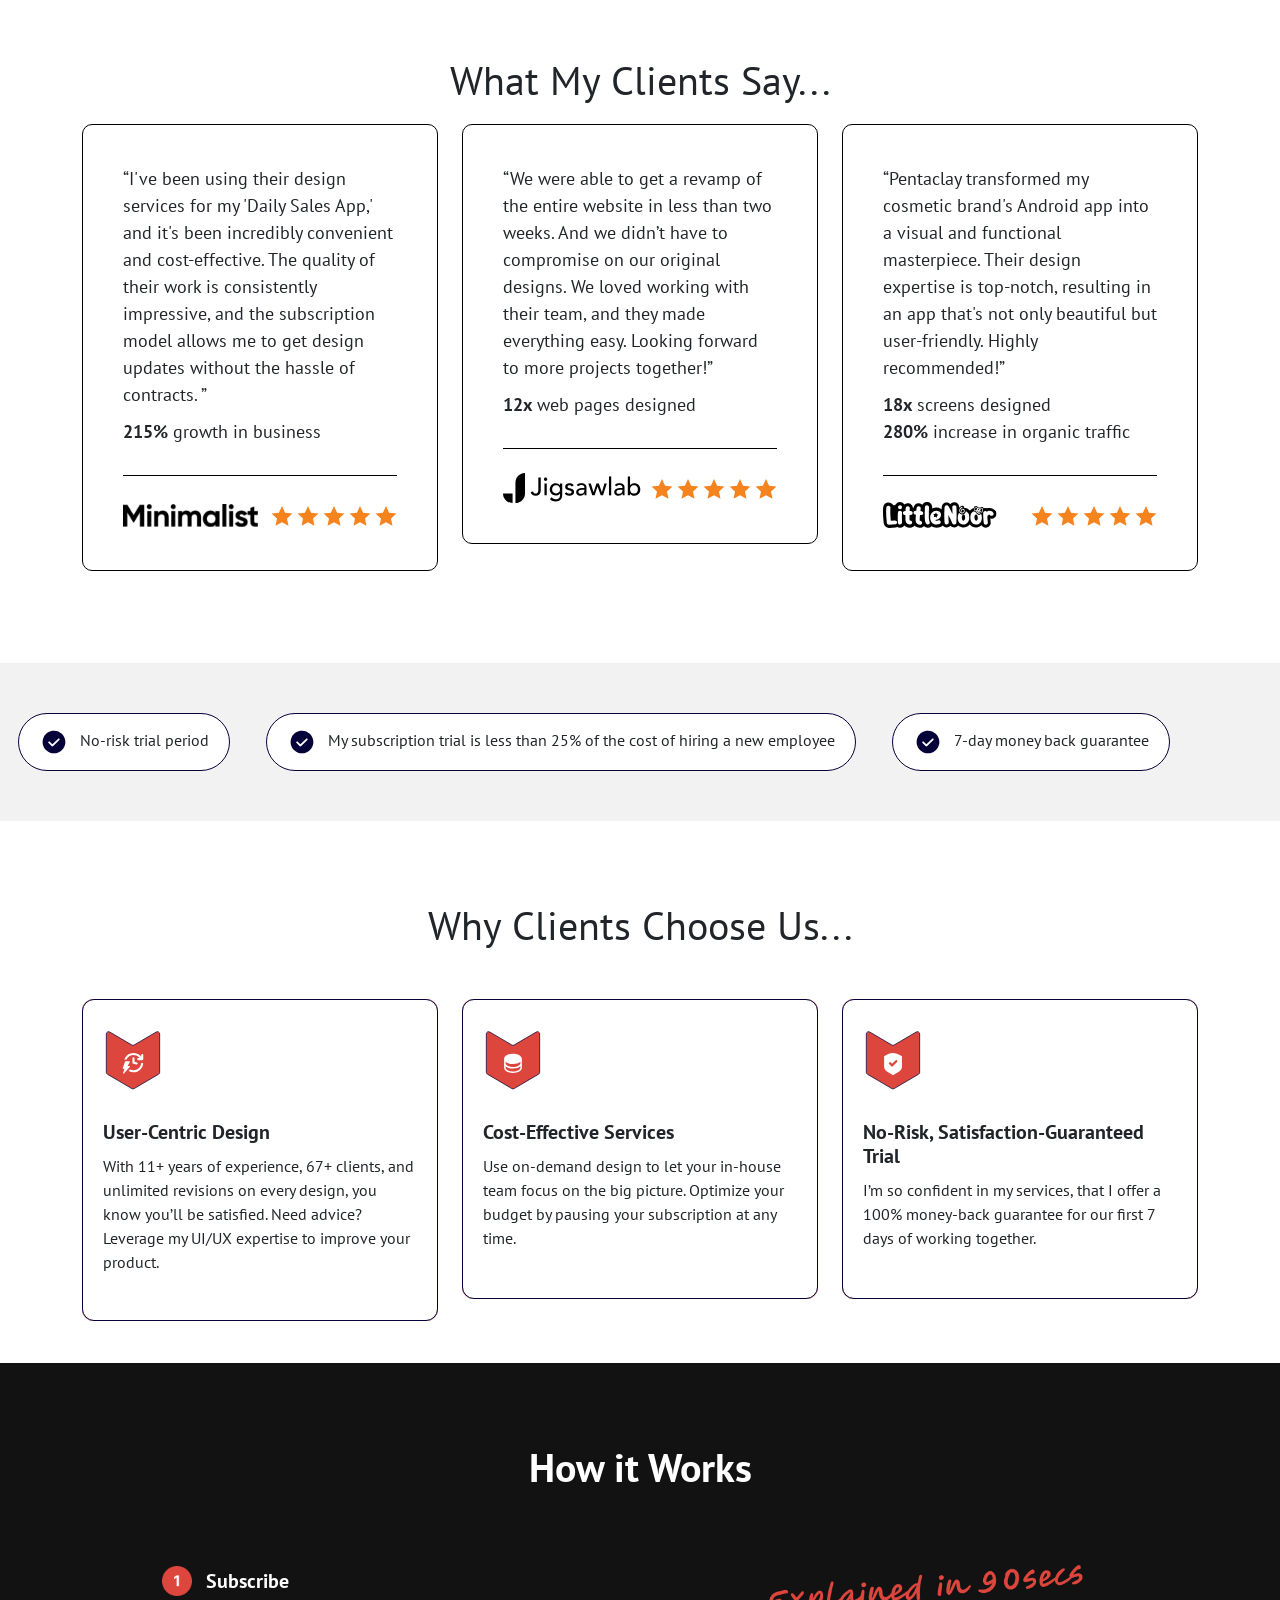
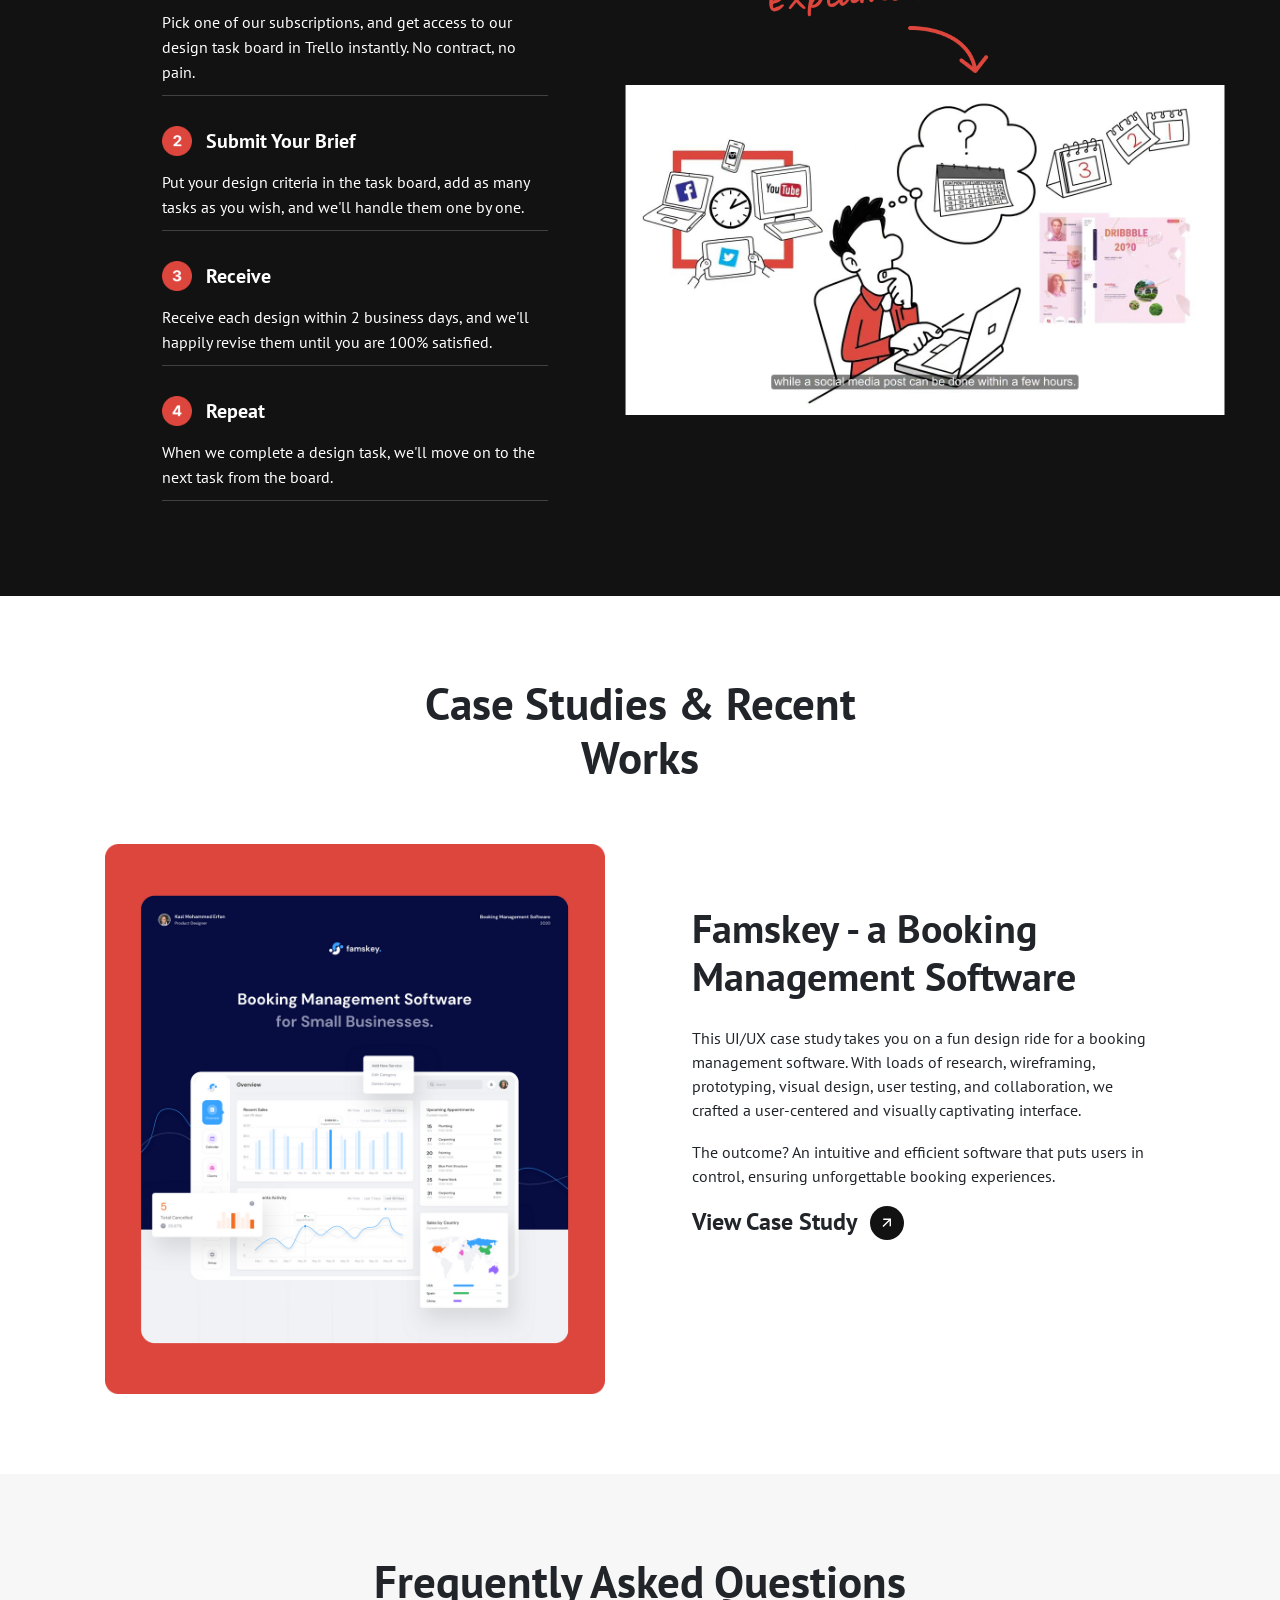
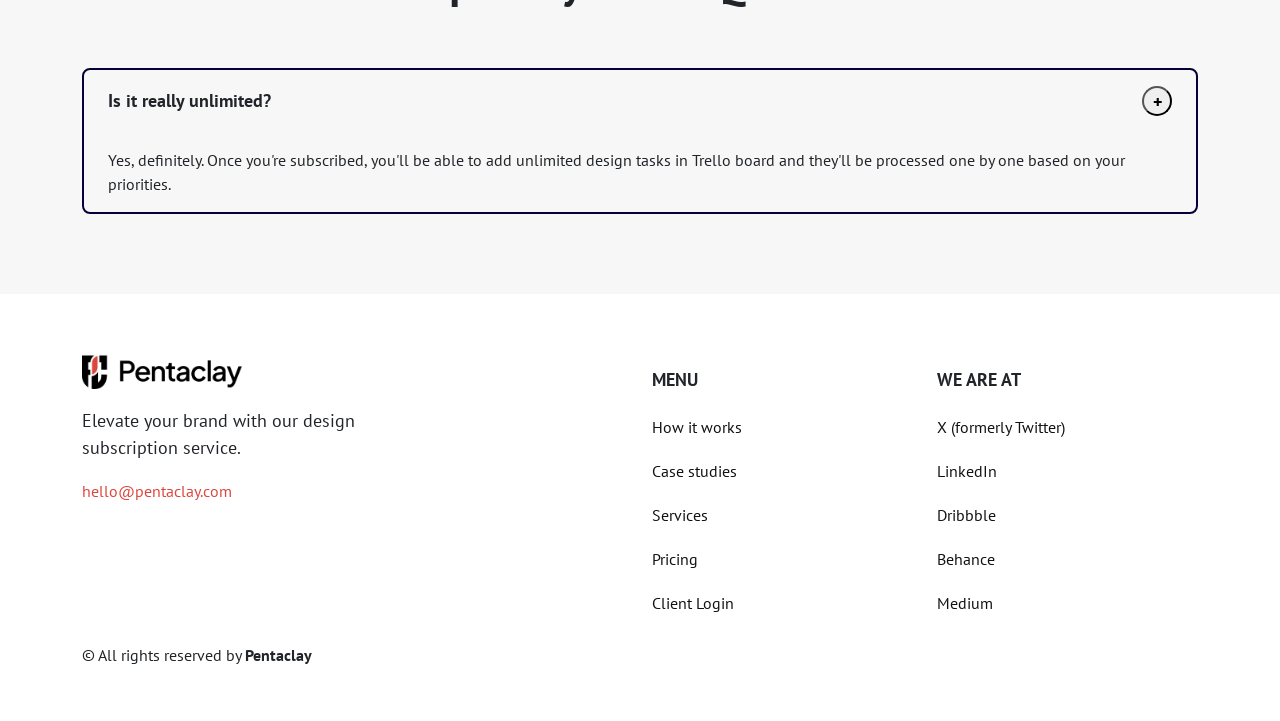
<file: practice/009-pentaclay/index.html>
<!DOCTYPE html>
<html lang="en">

<head>
    <meta charset="UTF-8">
    <meta name="viewport" content="width=device-width, initial-scale=1.0">
    <title>Pentaclay lay</title>
    <link href="https://cdn.jsdelivr.net/npm/bootstrap@5.3.2/dist/css/bootstrap.min.css" rel="stylesheet"
        integrity="sha384-T3c6CoIi6uLrA9TneNEoa7RxnatzjcDSCmG1MXxSR1GAsXEV/Dwwykc2MPK8M2HN" crossorigin="anonymous">
    <script src="https://cdn.jsdelivr.net/npm/bootstrap@5.3.2/dist/js/bootstrap.bundle.min.js"
        integrity="sha384-C6RzsynM9kWDrMNeT87bh95OGNyZPhcTNXj1NW7RuBCsyN/o0jlpcV8Qyq46cDfL"
        crossorigin="anonymous"></script>
    <link rel="preconnect" href="https://fonts.googleapis.com">
    <link rel="preconnect" href="https://fonts.gstatic.com" crossorigin>
    <link href="https://fonts.googleapis.com/css2?family=PT+Sans:ital,wght@0,400;0,700;1,400;1,700&display=swap"
        rel="stylesheet">
    <link rel="stylesheet" href="styles.css">

</head>

<body>
    <main class="main">
        <section class="started">
            <div class="container">
                <div class="started-header">
                    <div class="row">
                        <div class="col-4">
                            <div class="logo">
                                <img src="logo.png">
                            </div>
                        </div>
                        <div class="col-4">
                            <div>
                                <ul class="nav-list">
                                    <li class="nav-list-item"><a href="">Process</a></li>
                                    <li class="nav-list-item"><a href="">Works</a></li>
                                    <li class="nav-list-item"><a href="">Services</a></li>
                                    <li class="nav-list-item"><a href="">Pricing</a></li>
                                    <li class="nav-list-item"><a href="">FAQs</a></li>
                                </ul>
                            </div>
                        </div>
                        <div class="col-4">
                            <div class="auth">
                                <button type="button" class="button button-secondary">
                                    Client Login
                                </button>
                                <button type="button" class="button button-primary margin-left-15">
                                    Get Started
                                </button>
                            </div>
                        </div>
                    </div>
                </div>
                <div class="started-content">
                    <h1>Expert Design Partner
                        for Startup Founders</h1>
                    <h3>Control your costs, offload your backlog, and expand your brand with Pentaclay’s scalable design
                        subscription service. 💯</h3>
                    <div class="group-action">
                        <button type="button" class="button button-danger">Book a 15-min Call</button>
                        <button type="button" class="button button-link">See Work Samples</button>

                    </div>
                    <div class="group-task">
                        <div class="row">
                            <div class="col-4">
                                <div class="task">
                                    <img src="checkmark.png">
                                    <p>Quick Turnaround Time</p>
                                </div>

                            </div>
                            <div class="col-4">
                                <div class="task">
                                    <img src="checkmark.png">
                                    <p>Trusted by Top Brands</p>
                                </div>

                            </div>
                            <div class="col-4">
                                <div class="task">
                                    <img src="checkmark.png">
                                    <p>Pause or Cansel Anytime</p>
                                </div>

                            </div>
                        </div>
                    </div>
                </div>
            </div>
        </section>
        <section class="portfolio">
            <div class="container">
                <div class="row">
                    <div class="col-lg-4 col-12">
                        <div class="portfolio-content"><img src="1.webp" alt=""></div>
                    </div>
                    <div class="col-lg-4 col-12">
                        <div class="portfolio-content"><img src="2.webp" alt=""></div>
                    </div>
                    <div class="col-lg-4 col-12">
                        <div class="portfolio-content"><img src="3.webp" alt=""></div>
                    </div>
                    <div class="col-lg-4 col-12">
                        <div class="portfolio-content"><img src="4.webp" alt=""></div>
                    </div>
                    <div class="col-lg-4 col-12">
                        <div class="portfolio-content"><img src="5.webp" alt=""></div>
                    </div>
                    <div class="col-lg-4 col-12">
                        <div class="portfolio-content"><img src="6.webp" alt=""></div>
                    </div>
                </div>
            </div>
        </section>
        <section class="clients">
            <div class="container">
                <div class="clients-content">
                    <div class="description text-align-center">
                        <h3>You're not alone - we've helped over <b>67+ brands and counting...</b></h3>
                    </div>
                    <div class="our-clients">
                        <div class="client"><img src="img/Logo-1.png" alt=""></div>
                        <div class="client"><img src="img/Logo-2.png" alt=""></div>
                        <div class="client"><img src="img/Logo-3.png" alt=""></div>
                        <div class="client"><img src="img/Logo-4.png" alt=""></div>
                        <div class="client"><img src="img/Logo-5.png" alt=""></div>
                    </div>
                </div>
            </div>
        </section>
        <section class="review">
            <div class="container">
                <div class="review-content">
                    <div class="description text-align-center">
                        <h1>What My Clients Say...</h1>
                    </div>
                    <div class="review-list">
                        <div class="row">
                            <div class="col-lg-4 col-12">
                                <div class="review-item">
                                    <div class="description">
                                        “I've been
                                        using their design services for my 'Daily Sales App,' and it's been incredibly
                                        convenient and cost-effective. The quality of their work is consistently
                                        impressive, and the subscription model allows me to get design updates without
                                        the hassle of contracts. ”
                                    </div>
                                    <div class="indicators">
                                        <div class="indicator">
                                            <b>215%</b> growth in business
                                        </div>
                                    </div>
                                    <hr class="line">
                                    <div class="reviewer">
                                        <div class="logo"><img src="img/beminimalist.svg" alt=""></div>
                                        <div class="stars">
                                            <img src="Star.svg" alt="">
                                            <img src="Star.svg" alt="">
                                            <img src="Star.svg" alt="">
                                            <img src="Star.svg" alt="">
                                            <img src="Star.svg" alt="">
                                        </div>
                                    </div>

                                </div>
                            </div>
                            <div class="col-lg-4 col-12">
                                <div class="review-item">
                                    <div class="description">“We were able to get a revamp of the entire website in less
                                        than two weeks. And we didn’t have to compromise on our original designs. We
                                        loved working with their team, and they made everything easy. Looking forward to
                                        more projects together!”
                                    </div>
                                    <div class="indicators">
                                        <div class="indicator">
                                            <b>12x</b> web pages designed
                                        </div>
                                    </div>
                                    <hr class="line">
                                    <div class="reviewer">
                                        <div class="logo"><img src="img/Jigsawlab.svg" alt=""></div>
                                        <div class="stars">
                                            <img src="Star.svg" alt="">
                                            <img src="Star.svg" alt="">
                                            <img src="Star.svg" alt="">
                                            <img src="Star.svg" alt="">
                                            <img src="Star.svg" alt="">
                                        </div>
                                    </div>

                                </div>
                            </div>
                            <div class="col-lg-4 col-12">
                                <div class="review-item">
                                    <div class="description">“Pentaclay transformed my cosmetic brand's Android app
                                        into
                                        a visual and functional masterpiece. Their design expertise is top-notch,
                                        resulting in an app that's not only beautiful but user-friendly. Highly
                                        recommended!”</div>
                                    <div class="indicators">
                                        <div class="indicator">
                                            <b>18x</b> screens designed
                                        </div>
                                        <div class="indicator">
                                            <b>280%</b> increase in organic traffic
                                        </div>
                                    </div>
                                    <hr class="line">
                                    <div class="reviewer">
                                        <div class="logo"><img src="img/Littlenoor.svg" alt=""></div>
                                        <div class="stars">
                                            <img src="Star.svg" alt="">
                                            <img src="Star.svg" alt="">
                                            <img src="Star.svg" alt="">
                                            <img src="Star.svg" alt="">
                                            <img src="Star.svg" alt="">
                                        </div>
                                    </div>

                                </div>
                            </div>
                        </div>
                    </div>
                </div>
            </div>
        </section>
        <section class="advantage">
            <div class="advantage-content">
                <div class="advantage-content-list">
                    <div class="advantage-content-item">
                        <div class="advantage-content-item-img">
                            <img src="CheckCircle.svg">
                        </div>
                        <div class="advantage-content-item-description">
                            No-risk trial period
                        </div>
                    </div>
                    <div class="advantage-content-item">
                        <div class="advantage-content-item-img">
                            <img src="CheckCircle.svg">
                        </div>
                        <div class="advantage-content-item-description">
                            My subscription trial is less than 25% of the cost of hiring a new employee
                        </div>
                    </div>
                    <div class="advantage-content-item">
                        <div class="advantage-content-item-img">
                            <img src="CheckCircle.svg">
                        </div>
                        <div class="advantage-content-item-description">
                            7-day money back guarantee
                        </div>
                    </div>
                </div>
            </div>
        </section>
        <section class="about">
            <div class="container">
                <div class="about-content">
                    <div class="about-content-header text-align-center">
                        <h1>Why Clients Choose Us...</h1>
                    </div>
                    <div class="about-content-list">
                        <div class="row">
                            <div class="col-lg-4">
                                <div class="about-content-item">
                                    <div class="about-content-item-wrapper">
                                        <div class="about-content-item-img">
                                            <img src="Faster.svg">
                                        </div>
                                        <h3>User-Centric Design</h3>
                                        <p>With 11+ years of experience, 67+ clients, and unlimited revisions on every
                                            design, you know you’ll be satisfied. Need advice? Leverage my UI/UX
                                            expertise
                                            to improve your product.</p>
                                    </div>


                                    <div class="about-content-item-bg">
                                    </div>
                                </div>
                            </div>
                            <div class="col-lg-4">
                                <div class="about-content-item">
                                    <div class="about-content-item-wrapper">
                                        <div class="about-content-item-img">
                                            <img src="Cheaper.svg">
                                        </div>
                                        <h3>Cost-Effective Services</h3>
                                        <p>Use on-demand design to let your in-house team focus on the big picture.
                                            Optimize
                                            your budget by pausing your subscription at any time.</p>
                                    </div>


                                    <div class="about-content-item-bg">
                                    </div>
                                </div>
                            </div>
                            <div class="col-lg-4">
                                <div class="about-content-item">
                                    <div class="about-content-item-wrapper">
                                        <div class="about-content-item-img">
                                            <img src="Refund.svg">
                                        </div>
                                        <h3>No-Risk, Satisfaction-Guaranteed Trial</h3>
                                        <p>I’m so confident in my services, that I offer a 100% money-back guarantee for
                                            our first 7 days of working together.</p>
                                    </div>
                                    <div class="about-content-item-bg">
                                    </div>
                                </div>
                            </div>
                        </div>
                    </div>
                </div>
            </div>
        </section>
        <section class="algorithm">
            <div class="container">
                <div class="algorithm-header">
                    <h1>How it Works</h1>
                </div>
                <div class="algorithm-content">
                    <div class="row">
                        <div class="col-lg-6 col-12">
                            <div class="algorithm-content-list">
                                <div class="row">
                                    <div class="col-lg-12 col-6">
                                        <div class="algorithm-content-item">
                                            <div class="algorithm-content-item-header">
                                                <div class="algorithm-content-item-img">
                                                    <img src="red1.png">
                                                </div>
                                                <h3>Subscribe</h3>
                                            </div>
                                            <div class="algorithm-content-item-description">
                                                Pick one of our subscriptions, and get access to our design task board
                                                in Trello
                                                instantly. No contract, no pain.
                                            </div>
                                        </div>
                                    </div>
                                    <div class="col-lg-12 col-6">
                                        <div class="algorithm-content-item">
                                            <div class="algorithm-content-item-header">
                                                <div class="algorithm-content-item-img">
                                                    <img src="red2.png">
                                                </div>
                                                <h3>Submit Your Brief</h3>
                                            </div>
                                            <div class="algorithm-content-item-description">
                                                Put your design criteria in the task board, add as many tasks as you
                                                wish, and we'll handle them one by one.
                                            </div>
                                        </div>
                                    </div>
                                    <div class="col-lg-12 col-6">
                                        <div class="algorithm-content-item">
                                            <div class="algorithm-content-item-header">
                                                <div class="algorithm-content-item-img">
                                                    <img src="red3.png">
                                                </div>
                                                <h3>Receive</h3>
                                            </div>
                                            <div class="algorithm-content-item-description">
                                                Receive each design within 2 business days, and we'll happily revise
                                                them until you are 100% satisfied.
                                            </div>
                                        </div>
                                    </div>
                                    <div class="col-lg-12 col-6">
                                        <div class="algorithm-content-item">
                                            <div class="algorithm-content-item-header">
                                                <div class="algorithm-content-item-img">
                                                    <img src="red4.png">
                                                </div>
                                                <h3>Repeat</h3>
                                            </div>
                                            <div class="algorithm-content-item-description">
                                                When we complete a design task, we'll move on to the next task from the
                                                board.
                                            </div>
                                        </div>
                                    </div>
                                </div>

                            </div>
                        </div>
                        <div class="col-lg-6 col-12">
                            <div class="algorithm-video">
                                <div class="algorithm-video-header">
                                    <img src="90sec.png">
                                </div>
                                <div class="algorithm-video-content">
                                    <img src="video.jpeg">
                                </div>
                            </div>
                        </div>
                    </div>
                </div>
            </div>
        </section>
        <section class="case">
            <div class="container">
                <div class="case-content">
                    <h1>Case Studies & Recent Works</h1>
                    <div class="row">
                        <div class="col-lg-6">
                            <div class="case-content-img">
                                <img src="case.png">
                            </div>
                        </div>
                        <div class="col-lg-6">
                            <div class="case-content-info">
                                <h3>Famskey - a Booking<br>Management Software</h3>
                                <p>This UI/UX case study takes you on a fun design ride for a booking management
                                    software.
                                    With loads of research, wireframing, prototyping, visual design, user testing, and
                                    collaboration, we crafted a user-centered and visually captivating interface.</p>
                                <p>The outcome? An intuitive and efficient software that puts users in control, ensuring
                                    unforgettable booking experiences.</p>
                                <div class="case-content-info-link">
                                    <h4>View Case Study</h4>
                                    <button class="case-content-button">
                                    </button>
                                </div>
                            </div>
                        </div>
                    </div>
                </div>
            </div>
        </section>
        <section class="questions">
            <div class="container">
                <div class="questions-content">
                    <div class="questions-content-header">
                        <h1>Frequently Asked Questions</h1>
                    </div>
                    <div class="questions-content-list">
                        <div class="questions-content-item">
                            <div class="questions-content-item-header">
                                <h3>Is it really unlimited?</h3>
                                <button class="question-button">+</button>
                            </div>
                            <div class="questions-content-item-main">
                                Yes, definitely. Once you're subscribed, you'll be able to add unlimited design tasks in
                                Trello board and they'll be processed one by one based on your priorities.
                            </div>
                        </div>
                    </div>
                </div>
            </div>
        </section>
    </main>
    <footer class="footer">
        <div class="container">
            <div class="row">
                <div class="col-12 col-lg-6">
                    <div class="footer-logo">
                        <img src="logo.png">
                    </div>
                    <div class="footer-info">
                        <p>Elevate your brand with our design subscription service.</p>
                        <a>hello@pentaclay.com</a>
                    </div>
                </div>
                <div class="col-6 col-lg-3">
                    <div class="footer-menu-header">
                        <h4>MENU</h4>
                    </div>
                    <div class="footer-menu-list">
                        <a href="">How it works</a>
                        <a href="">Case studies</a>
                        <a href="">Services</a>
                        <a href="">Pricing</a>
                        <a href="">Client Login</a>
                    </div>
                </div>
                <div class="col-6 col-lg-3">
                    <div class="footer-menu-header">
                        <h4>WE ARE AT</h4>
                    </div>
                    <div class="footer-menu-list">
                        <a href="">X (formerly Twitter)</a>
                        <a href="">LinkedIn</a>
                        <a href="">Dribbble</a>
                        <a href="">Behance</a>
                        <a href="">Medium</a>
                    </div>
                </div>
            </div>
            <div class="row">
                <div class="col-12">
                    <p class="all-right">© All rights reserved by <b>Pentaclay</b></p>
                </div>
            </div>
        </div>
    </footer>
</body>

</html>
</file>
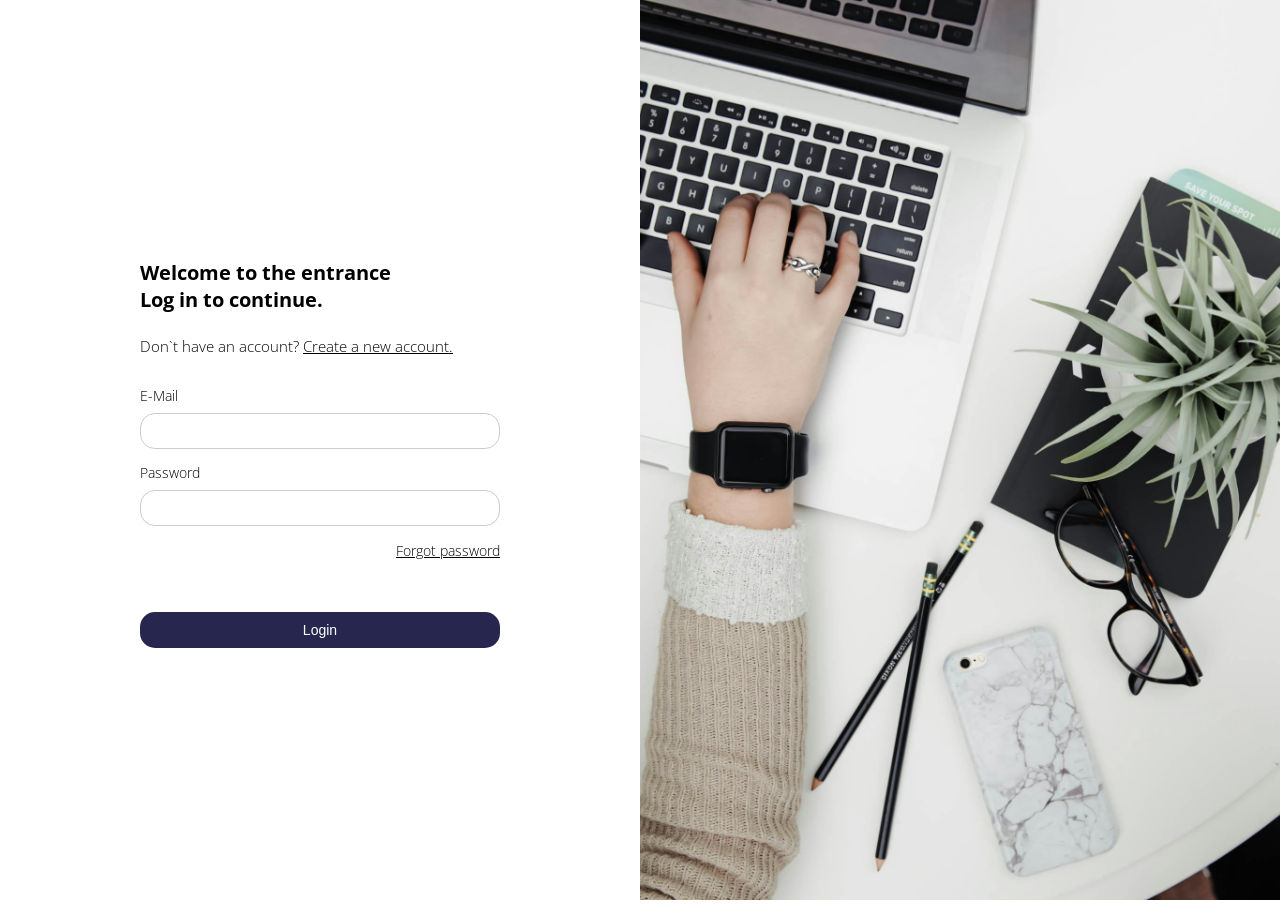
<file: practice/010-welcome-page/index.html>
<!DOCTYPE html>
<html lang="en">

<head>
    <meta charset="UTF-8">
    <meta name="viewport" content="width=device-width, initial-scale=1.0">
    <link rel="preconnect" href="https://fonts.googleapis.com">
    <link rel="preconnect" href="https://fonts.gstatic.com" crossorigin>
    <link href="https://fonts.googleapis.com/css2?family=Open+Sans:ital,wght@0,300..800;1,300..800&display=swap"
        rel="stylesheet">
    <link rel="stylesheet" href="styles.css">
    <title>Welcome page</title>
</head>

<body>
    <main class="main">
        <div class="login">
            <div class="login-card">
                <div class="login-header-content">
                    <h3>Welcome to the entrance<br>Log in to continue.</h3>
                </div>
                <div class="login-p-content">
                    Don`t have an account? <a>Create a new account.</a>
                </div>
                <div class="login-form">
                    <div class="control">
                        <p>E-Mail</p>
                        <input class="login-form-input" type="email" name="E-Mail" id="">
                    </div>
                    <div class="control">
                        <p>Password</p>
                        <input class="login-form-input" type="password" name="Password" id="">
                        <p class="forgot-password">Forgot password</p>
                    </div>
                </div>
                <div class="button">
                    <button type="button" class="button-login">
                        Login
                    </button>
                </div>
            </div>
        </div>
        <div class="img">
            <img src="macpc.jpg">
        </div>
    </main>
</body>

</html>
</file>
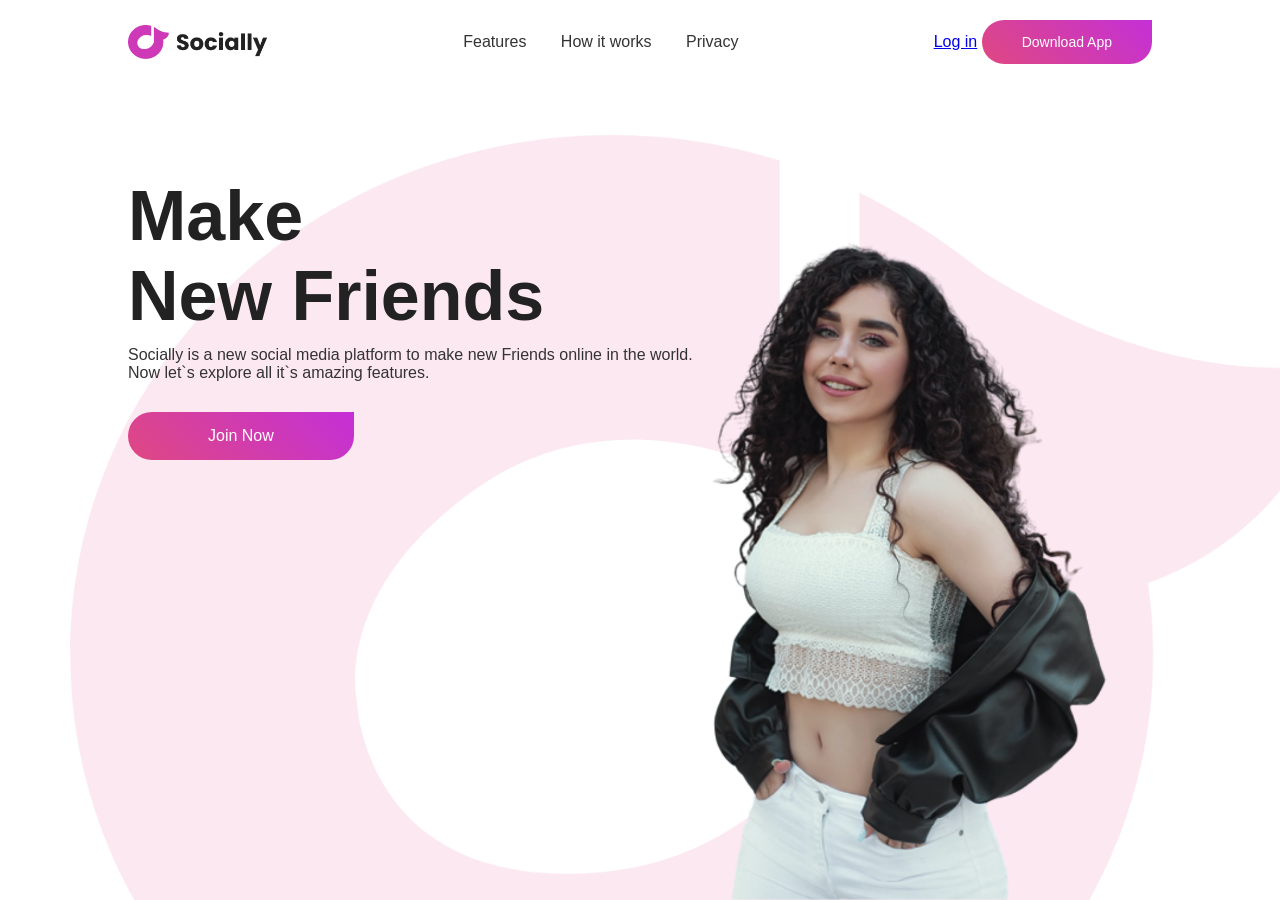
<file: practice/012-HW/index.html>
<!DOCTYPE html>
<html lang="en">
<head>
  <meta charset="UTF-8">
  <meta name="viewport" content="width=device-width, initial-scale=1.0">
  <title>Animated Website Design</title>
  <link rel="stylesheet" href="styles.css">
</head>
<body>
    <div class="hero">
        <nav>
            <img src="images/logo.png" class="logo">
            <ul>
                <li><a href="#">Features</a></li>
                <li><a href="#">How it works</a></li>
                <li><a href="#">Privacy</a></li>
            </ul>
            <div>
                <a href="#" class="logn-btn">Log in</a>
                <a href="#" class="btn">Download App</a>
            </div>
        </nav>
        <div class="content">
            <h1 class="anim">Make<br>New Friends</h1>
            <p class="anim">Socially is a new social media platform to make new Friends
                online in the world. Now let`s explore all it`s amazing 
                features.
            </p>
            <a href="#" class="btn anim">Join Now</a>
        </div>
        <img src="images/pic.png" class="feature-img anim">
    </div>   
</body>
</html>
</file>
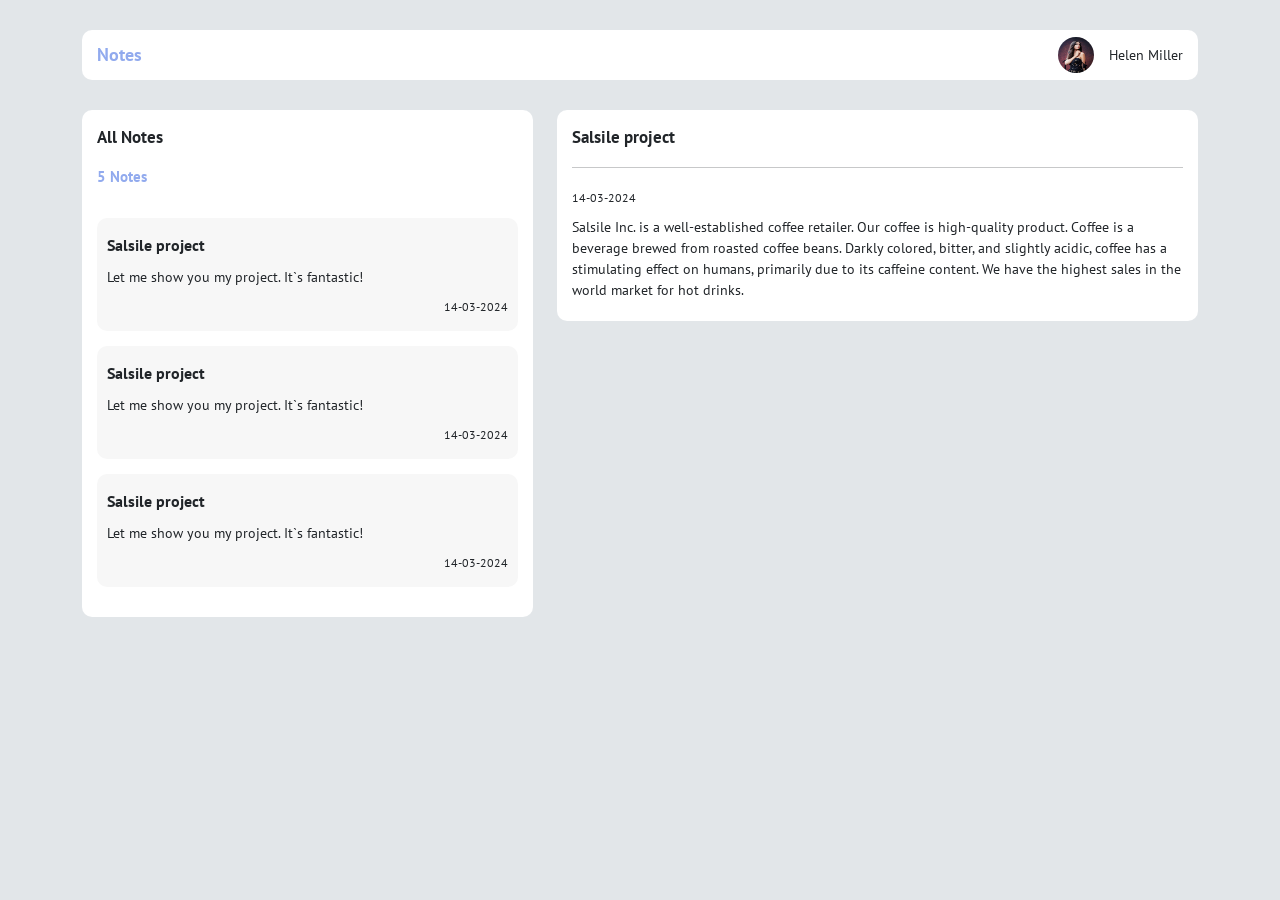
<file: practice/013-notes/index.html>
<!DOCTYPE html>
<html lang="en">

<head>
    <meta charset="UTF-8">
    <meta name="viewport" content="width=device-width, initial-scale=1.0">
    <link rel="preconnect" href="https://fonts.googleapis.com">
    <link rel="preconnect" href="https://fonts.gstatic.com" crossorigin>
    <link href="https://fonts.googleapis.com/css2?family=PT+Sans:ital,wght@0,400;0,700;1,400;1,700&display=swap"
        rel="stylesheet">
    <link href="https://cdn.jsdelivr.net/npm/bootstrap@5.3.3/dist/css/bootstrap.min.css" rel="stylesheet"
        integrity="sha384-QWTKZyjpPEjISv5WaRU9OFeRpok6YctnYmDr5pNlyT2bRjXh0JMhjY6hW+ALEwIH" crossorigin="anonymous">
    <link rel="stylesheet" href="styles.css">
    <title>Notes</title>
</head>

<body>
    <header class="header">
        <div class="container">
            <div class="header-notes">
                <div class="row">
                    <div class="col-3">
                        <div class="header-notes-title">
                            <h2>Notes</h2>
                        </div>
                    </div>
                    <div class="col-9">
                        <div class="profile">
                            <div class="profile-picture">
                                <img src="girl.jpg">
                            </div>
                            <div class="profile-info-name">Helen Miller
                            </div>
                        </div>
                    </div>
                </div>
            </div>
        </div>
    </header>
    <main class="main">
        <div class="container">
            <div class="row">
                <div class="col-5">
                    <div class="notes">
<!--                        <div class="filter">-->
<!--                            <div class="title">Filter</div>-->
<!--                            <div class="tags">-->
<!--                                <button type="button" class="tag">All</button>-->
<!--                                <button type="button" class="tag">English</button>-->
<!--                                <button type="button" class="tag">+</button>-->
<!--                            </div>-->
<!--                        </div>-->
                        <div class="articles">
                            <div class="title">
                                All Notes
                            </div>
                            <div class="count">5 Notes</div>
                            <ul class="articles-list">
                                <li class="articles-list-item">
                                    <div class="article-title">Salsile project</div>
                                    <div class="article-description">Let me show you my project. It`s fantastic!</div>
                                    <div class="article-data">14-03-2024</div>
                                </li>
                                <li class="articles-list-item">
                                    <div class="article-title">Salsile project</div>
                                    <div class="article-description">Let me show you my project. It`s fantastic!</div>
                                    <div class="article-data">14-03-2024</div>
                                </li>
                                <li class="articles-list-item">
                                    <div class="article-title">Salsile project</div>
                                    <div class="article-description">Let me show you my project. It`s fantastic!</div>
                                    <div class="article-data">14-03-2024</div>
                                </li>
                            </ul>
                        </div>
                    </div>
                </div>
                <div class="col-7">
                    <div class="note">
                        <div class="note-title">Salsile project</div>
                        <hr class="line">
                        <div class="note-date">14-03-2024</div>
                        <div class="note-description">Salsile Inc. is a well-established coffee retailer. Our coffee is
                            high-quality product. Coffee is a beverage brewed from roasted coffee beans. Darkly colored,
                            bitter, and slightly acidic, coffee has a stimulating effect on humans, primarily due to its
                            caffeine content. We have the highest sales in the world market for hot drinks.</div>
                    </div>
                </div>
            </div>
        </div>
    </main>
    <script src="https://cdn.jsdelivr.net/npm/bootstrap@5.3.3/dist/js/bootstrap.bundle.min.js"
        integrity="sha384-YvpcrYf0tY3lHB60NNkmXc5s9fDVZLESaAA55NDzOxhy9GkcIdslK1eN7N6jIeHz"
        crossorigin="anonymous"></script>
</body>

</html>
</file>
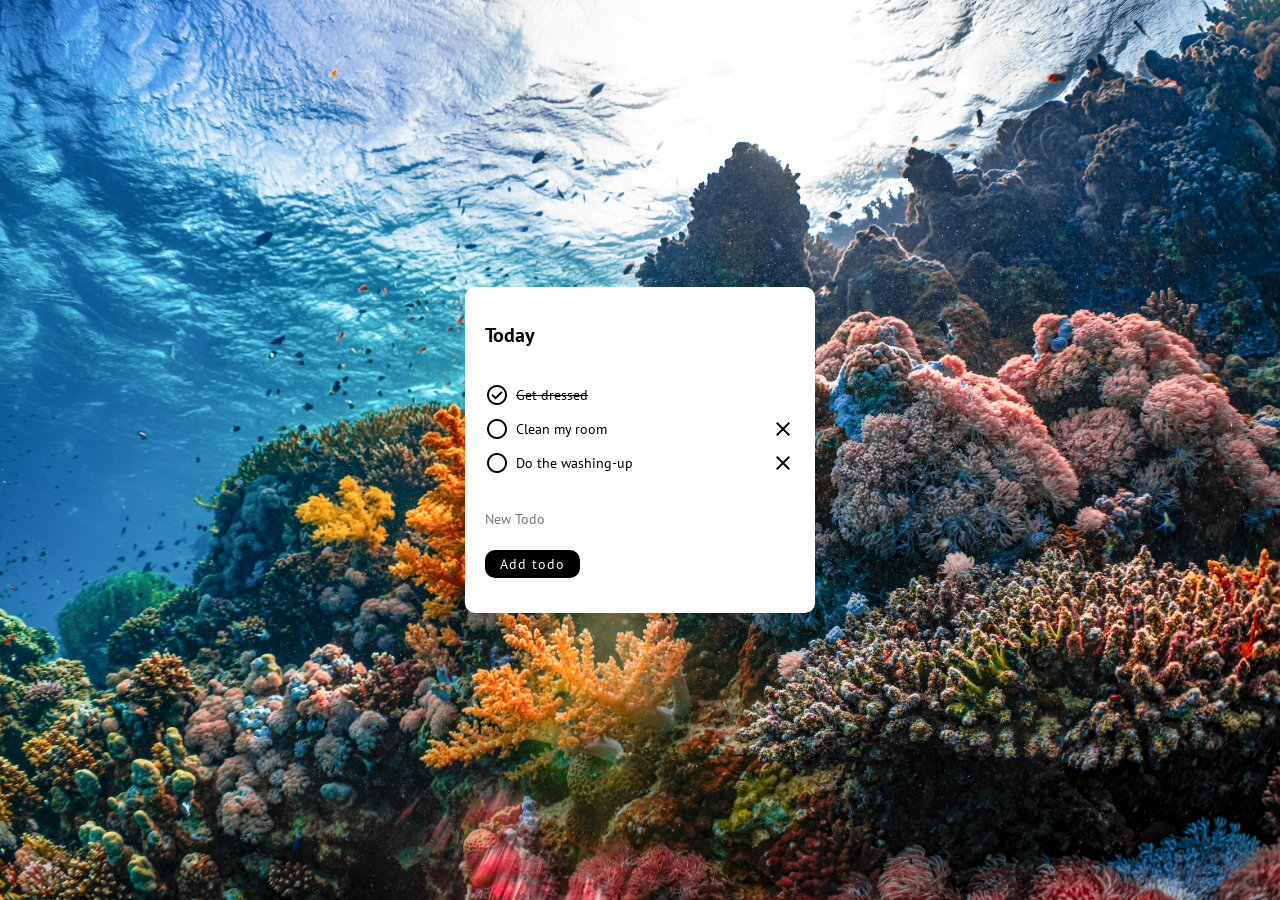
<file: practice/014-todolist/index.html>
<!DOCTYPE html>
<html lang="en">

<head>
    <meta charset="UTF-8">
    <meta name="viewport" content="width=device-width, initial-scale=1.0">
    <link rel="preconnect" href="https://fonts.googleapis.com">
    <link rel="preconnect" href="https://fonts.gstatic.com" crossorigin>
    <link href="https://fonts.googleapis.com/css2?family=PT+Sans:ital,wght@0,400;0,700;1,400;1,700&display=swap"
        rel="stylesheet">
    <link rel="stylesheet"
        href="https://fonts.googleapis.com/css2?family=Material+Symbols+Outlined:opsz,wght,FILL,GRAD@20..48,100..700,0..1,-50..200" />
    <link rel="stylesheet" href="styles.css">
    <title>To-do list</title>
</head>

<body>
    <div class="card">
        <div class="header">Today</div>
        <div class="list-empty visible" id="list-empty">
            The list is empty.
        </div>
        <ul class="list" id="list">
            <li class="item">
                <div class="status">
                    <span class="material-symbols-outlined">
                        check_circle
                    </span>
                </div>
                <div class="text">Get dressed</div>
                <div class="action">
                    <span class="material-symbols-outlined">
                        
                    </span>
                </div>
            </li>
            <li class="item">
                <div class="status">
                    <span class="material-symbols-outlined">
                        circle
                    </span>
                </div>
                <div class="text">Clean my room</div>
                <div class="action">
                    <span class="material-symbols-outlined">
                        close
                    </span>
                </div>
            </li>
            <li class="item">
                <div class="status">
                    <span class="material-symbols-outlined">
                        circle
                    </span>
                </div>
                <div class="text">Do the washing-up</div>
                <div class="action">
                    <span class="material-symbols-outlined">
                        close
                    </span>
                </div>
            </li>
        </ul>
        <div class="form">
            <textarea id="textItem" placeholder="New Todo"></textarea>
            <button id="addItem" type="button" onclick="addItem()">Add todo</button>
        </div>
    </div>
    <script src="script.js"></script>
</body>

</html>
</file>
<file: practice/001-todo-list/style.css>
@import url('https://fonts.googleapis.com/css2?family=Open+Sans:ital,wght@0,300..800;1,300..800&family=PT+Sans:ital,wght@0,400;0,700;1,400;1,700&display=swap'); 

* {
    padding: 0;
    margin: 0;
    font-family: 'PT Sans', sans-serif;
    box-sizing: border-box;
}
body {
    background-color: #F3F3F3;
}
.todos {
    display: flex;
    justify-content: center;
    align-items: center;
    flex-direction: column;
}
.header {
    color: #D8C4E6;
    font-size: 100px;
    font-weight: 700;
    padding: 100px 0;
}
.input {
    width: 250px;
    border-color: white;
    border: none;
    font-size: 14px;
    color: black;
    padding: 10px;
    outline: none;
}
.input:focus-visible {
    border: none;
    outline: none;
}
.list {
    width: 250px;
    border: 1px;
    background-color: white;
    border-top: 1px solid rgb(210, 210, 210);
}
.item {
    font-size: 14px;
    list-style-type: none;
    padding: 10px;
    cursor: pointer;
}
.complited {
    text-decoration: line-through;
}
.card {
    padding-bottom: 200px;
}
</file>
<file: practice/002-faq/styles.css>
* {
    padding: 0;
    margin: 0;
    font-family: 'PT Sans', sans-serif;
    box-sizing: border-box;
}
body {
    background-color: #F6F6FD;
}
.main {
    display: flex;
    justify-content: center;
    align-items: flex-start;
    flex-direction: row;
    gap: 30px;
    min-height: 100vh;
    padding-top: 150px;
}
.sidebar {
    border-radius: 15px;
    background-color: #EAEDFC;
    padding: 40px 20px;
    min-width: 270px;
}
.content {
    padding: 0 20px;
    width: 450px;
}
.nav {
    display: flex;
    flex-direction: column;
    justify-content: center;
    align-items: flex-start;
}
.nav > li {
    list-style-type: none;
    font-size: 14px;
    padding: 15px 20px;
    display: flex;
    gap: 10px;
    justify-content: center;
    align-items: center;
    cursor: pointer;
}
.header {
    font-size: 18px;
    font-weight: 700;
    padding-bottom: 20px;
}
.active-li {
    background-color: white;
    border-radius: 6px;
}
.question-header {
    font-size: 14px;
    padding-top: 10px;
    padding-bottom: 10px;
    display: flex;
    justify-content: space-between;
    align-items: center;
}
.question-answer {
    font-size: 14px;
    padding: 15px;
    display: none;
}
.question {
    border-bottom: 1px solid #ccc;
}
.active-question > .question-answer{
    display: block;
}
.active-question .question-header .fa-chevron-up {
    display: block;
}
.active-question .question-header .fa-chevron-down {
    display: none;
}
.question-header .fa-chevron-up {
    display: none;
}
#faq {
    display: none;
}
#payment {
    display: none;
}
#delivery {
    display: none;
}
#return {
    display: none;
}
#complaint {
    display: none;
}
</file>
<file: practice/004-calculator/style.css>
* {
    padding: 0;
    margin: 0;
    font-family: 'PT Sans', sans-serif;
    box-sizing: border-box;
}

:root {
    --color-yellow: #CFCE7F;
    --color-red: #FF8B63;
    --color-white: #FFFFFF;
    --color-black: #21242D;
    --color-grey: #333844;
    --color-light-grey: #666C7D;
    --background-color: #FF8260;
    --border-radius: 15px;
    --color-button: #2A2E39;
}

body {
    background-color: var(--background-color);
}

.container {
    height: 100vh;
    width: 100vw;
    display: flex;
    justify-content: center;
    align-items: center;
}

.calculator {
    border: 1px solid black;
    width: 300px;
    border-radius: var(--border-radius);
    background-color: var(--color-black);
}

.display {
    padding: 15px;
    text-align: right;
}

.input {
   color: var(--color-light-grey); 
   font-size: 18px;
   min-height: 24px;
}

.input span {
    color: var(--color-red);
}

.result {
    color: var(--color-white);
    font-size: 26px;
    min-height: 32px;
}

.actions {
    background-color: var(--color-grey);
    width: 100%;
    border-radius: var(--border-radius);
    display: flex;
    flex-wrap: wrap;
    justify-content: space-between;
    gap: 15px;
    padding: 15px;
}

.button {
    height: 55px;
    width: 55px;
    border-radius: var(--border-radius);
    border: none;
    background-color: var(--color-button);
    color: var(--color-white);
    font-size: 18px;
}

.yellow {
    color: var(--color-yellow);
}

.red {
    color: var(--color-red);
}
</file>
<file: practice/005-timer/style.css>
* {
    padding: 0;
    margin: 0;
    font-family: 'PT Sans', sans-serif;
    box-sizing: border-box;
}

:root {
    --color-yellow: #FED046;
    --color-black: #312C1A;
}

body {
    background-color: var(--color-yellow);
}

.main {
    height: 100vh;
    width: 100vw;
    display: flex;
    justify-content: center;
    align-items: center;
    flex-direction: column;
}

.description {
    display: flex;
    justify-content: center;
    font-size: 30px;
    width: 500px;
}

.timer {
    display: flex;
    justify-content: center;
    flex-direction: row;
    align-items: center;
    font-size: 60px;
    width: 500px;
}

.time {
    display: flex;
    justify-content: center;
    flex-direction: row;
    align-items: center;
    align-content: center;
    font-size: 20px;
    width: 500px;
}

.days {
    display: flex;
    justify-content: center;
    align-items: center;
    width: 125px;
}

.hours {
    display: flex;
    justify-content: center;
    align-items: center;
    width: 125px;
}

.minutes {
    display: flex;
    justify-content: center;
    align-items: center;
    width: 125px;
}

.seconds {
    display: flex;
    justify-content: center;
    align-items: center;
    width: 125px;
}
</file>
<file: practice/006-notes/styles.css>
* {
    padding: 0;
    margin: 0;
    font-family: 'PT Sans', sans-serif;
    box-sizing: border-box;
}

:root {
    --color-dark-grey: #1F1F1F;
    --color-white: #D3D3D3;
    --color-grey: #6E6E6E;
    --color-light-grey: #BEBEBE;
    --color-inner-block: #2D2D2D;
    --color-text: #787878;
}

body {
    background-color: #DEDEDE;
}

.main {
    width: 100vw;
    height: 100vh;
    display: flex;
    justify-content: center;
    align-items: center;
}

.card {
    width: 400px;
    height: 400px;
    border-radius: 40px;
}

.edit-card {
    position: absolute;
    z-index: 4;
    background-color: var(--color-dark-grey);
    visibility: hidden;
}

.edit-card-open {
    visibility: visible;
}

.light-grey {
    background-color: var(--color-light-grey);
    transform: rotate(30deg);
    position: absolute;
    z-index: 1;
}

.grey {
    background-color: var(--color-grey);
    transform: rotate(15deg);
    position: absolute;
    z-index: 2;
}

.container {
    position: relative;
}

.dark-grey {
    background-color: var(--color-dark-grey);
    z-index: 3;
    position: relative;
    padding: 30px;
}

.card-header {
    color: var(--color-white);
    font-size: 28px;
    font-weight: 800;
    padding-bottom: 20px;
}

.panel {
    display: flex;
    justify-content: space-between;
    height: 34px;
}

.notebooks {
    color: var(--color-white);
    font-size: 20px;
    height: 34px;
}

.count {
    color: var(--color-white);
    font-size: 20px;
    display: inline-block;
    border-bottom: 1px solid #3B3B3B;
    border-radius: 5px;
    background-color: #2A2A2A;
    padding: 2px;
    margin-left: 3px;
}

.action {
    color: var(--color-grey);
    font-size: 26px;
    height: 34px;
    cursor: pointer;
}

.description {
    display: inline-block;
    height: 34px;
}

.line {
    background-color: #2B2B2B;
    height: 1px;
    width: 100%;
    margin: 6px 0;
    margin-bottom: 15px;
}

.list {
    list-style: none;
    overflow-y: scroll;
    height: 235px;
}

.list::-webkit-scrollbar {
    width: 0; 
}

.item {
    background-color: #2D2D2D;
    border-radius: 15px;
    margin-bottom: 15px;
}

.item:last-child {
    margin-bottom: 0px;
}

.body {
    color: var(--color-grey);
    padding: 15px 15px 10px 15px;
    font-size: 16px;

}

.footer {
    display: flex;
    align-items: center;
    gap: 15px;
    padding: 15px;
    background-color: #3D3D3D;
    border-top: 1px solid #3B3B3B;
    border-bottom-left-radius: 15px;
    border-bottom-right-radius: 15px;
}

.avatar {
    height: 32px;
    width: 32px;
}

.avatar img {
    object-fit: cover;
    height: 32px;
    width: 32px;
    border-radius: 50%;
}

.content {
    display: flex;
    flex-direction: column;
}

.note-name {
    color: var(--color-light-grey);
    font-size: 16px;
}

.note-date {
    color: var(--color-text);
    font-size: 15px;
}

.edit-card-action {
    display: flex;
    justify-content: space-between;
    flex-direction: row;
    padding: 30px;
}

.button {
    background-color: #2F2F2F;
    color: #919191;
    padding: 5px 10px;
    outline: none;
    border: none;
    border-radius: 8px;
    font-size: 16px;
}

.edit-card-form {
    padding: 0 30px 30px;
}

.row {
    width: 100%;
    padding-bottom: 15px;
}

.label {
    color: var(--color-text);
    font-size: 16px;
    display: block;
}

.text {
    color: var(--color-text);
    font-size: 16px;
    width: 100%;
    margin: 6px 0;
    background-color: #2F2F2F;
    border: none;
    border-radius: 8px;
    padding: 8px;
    outline: none;
    resize: none;
}
</file>
<file: practice/007-started/styles.css>
* {
    padding: 0;
    margin: 0;
}
body {
    background-color: #F2F0FF;
    font-family: 'PT Sans', sans-serif;
}
.card {
    width: 400px;
    height: 590px;
    background-color: #FFFFFF;
    border-radius: 15px;
    position:absolute;
    top: 50%;
    left: 50%;
    margin: -290px 0 0 -200px;
    box-shadow: 0px 10px 20px 5px rgba(130, 130, 130, 0.3);
  transform: translateY(-5px);
}
.card-content {
    width: 100%;
    height: 300px;
    background-color: blue;
    border-top-left-radius: 15px;
    border-top-right-radius: 15px;
}
.card-content-image {
    object-fit: cover;
    height: 100%;
    width: 100%;
}
.card-info {
    padding: 15px 15px;
}
.card-info h3 {
    font-size: 28px;
    text-align: center;
    padding: 10px 45px;
    color: #24252C;
}
.card-info p {
    font-size: 18px;
    color: #868490;
    text-align: center;
    padding: 10px 30px;
}
.card-info button {
    color: #FFFFFF;
    background-color: #5e33e1;
    width: 260px;
    margin: 16px auto;
    padding: 14px 0;
    text-align: center;
    position: relative;
    display: block;
    outline: none;
    border: none;
    border-radius: 15px;
    font-size: 18px;
    font-weight: 700;
    letter-spacing: 0.8px;
    box-shadow: 0px 10px 20px 5px rgba(130, 130, 130, 0.3);
  transform: translateY(-5px);
}
</file>
<file: practice/008-adiem/styles.css>
:root {}

* {
    padding: 0;
    margin: 0;
    box-sizing: border-box;
    font-family: 'Roboto', sans-serif;
}
main {
    position: relative;
}
.main {
    height: 100vh;
    width: 100%;
    background-image: url(background.webp);
    background-size: cover;
    background-position: center;
    background-repeat: no-repeat;
    z-index: 1000;
    position: relative;
}
.container {
    width: 85%;
    margin-left: auto;
    margin-right: auto;

}
.header {
    position: fixed;
    width: 100vw;
    height: 20vh;
    display: flex;
    justify-content: space-between;
    align-items: center;
    z-index: 1001;
}
.nav-list {
    list-style: none;

}
.nav-list-item {
    display: inline-block;
    padding-right: 20px;
}
.nav-list-item a {
    text-decoration: none;
    color: rgb(33, 33, 33);
    cursor: pointer;
    font-weight: 400;
    font-size: 15px;
}
.nav-contact a {
    text-decoration: none;
    color: rgb(33, 33, 33);
    cursor: pointer;
    font-weight: 400;
    font-size: 15px;
}
.nav {
    display: flex;
    justify-content: space-between;
    align-items: center;
}
.main-content {
    display: flex;
    flex-direction: column;
    align-items: center;
    justify-content: space-between;
    height: 100vh;
}
.main-content-title h1 {
    font-size: 150px;
    font-weight: 400;
    letter-spacing: 10;

}
.main-content-description h3 {
    font-size: 16px;
    font-weight: 400;
    letter-spacing: 10;
    margin-top: 3.5vh;
    margin-bottom: 3.5vh;
}
.line-1 {
    width: 1px;
    height: 20vh;
    background-color: black;
}
.line-2 {
    width: 1px;
    height: 20vh;
    background-color: black;
}
.line-3 {
    width: 1px;
    height: 20vh;
    background-color: black;
}
.about-content {
    display: flex;
    flex-wrap: wrap;
    justify-content: center;
    align-items: flex-start;
    align-content: space-between;
}
.about-content-left {
    flex: 1 1 auto;
    width: 50%;
    padding-right: 30px;
}
.about-content-right {
    flex: 1 1 auto;
    width: 50%;
    padding-left: 30px;
}
.about-content-left h3 {
    font-size: 20px;
    font-weight: 400;
    padding: 10px 0;
}
.about {
    padding: 20vh 0;
    position: relative;
}
.about-content-left h1 {
    font-size: 46px;
    line-height: 40px;
    padding: 10px 0;
}
.about-content-right > p {
    font-size: 26px;
    line-height: 30px;
    font-weight: 300;
    padding-bottom: 40px;
}
.list-card {
    display: flex;
    gap: 40px;
    flex-wrap: wrap;
}
.card {
    width: 280px;
    border: 1px solid rgb(179 160 137/.2);
    border-color: rgb(179 160 137/.2);
    border-radius: 3px;
    padding: 25px;
    height: 200px;
}
.card-header > h3 {
    font-size: 18px;
    padding-bottom: 40px;
    transition: 0.30s padding ease-out;
}
.card-main > p {
    font-size: 16px;
    font-weight: 300;
    line-height: 22px;
}
.card:hover {
    background-color: rgb(203 150 19/1);
    cursor: pointer;
}
.card:hover .card-header > h3{
    padding-bottom: 35px;
}
.line {
    width: 1px;
    position: absolute;
    top: 0;
    bottom: 0;
    left: 50%;
    background-color: black;
    z-index: 10;
}
.experience {
    background-color: rgb(179 160 137/1);
    padding: 20vh 0;
    z-index: 9;
    position: relative;
}
.experience-content {
    display: grid;
    display: flex;
    flex-wrap: wrap;
    justify-content: center;
    align-items: flex-start;
    align-content: space-between;
}
.experience-content-left {
    flex: 1 1 auto;
    width: 50%;
    padding-right: 30px;

}
.experience-content-right {
    flex: 1 1 auto;
    width: 50%;
    padding-left: 30px;
}
.experience-content-left > h3 {
    color: aliceblue;
    font-weight: 400;
    font-size: 20px;
}
.experience-content-right > h4 {
    font-size: 20px;
    font-weight: 300;
    padding-bottom: 20px;
    line-height: 24px;
}
.experience-content-right p {
    font-weight: 100;
    font-size: 15px;
    line-height: 18px;
}
.accent {
    background-color: rgb(177, 157, 131);
}
.profile {
    padding: 20vh 0;
    background-color: rgb(214 214 214/1);
    position: relative;
}
.profile-content {
    display: grid;
    display: flex;
    flex-wrap: wrap;
    justify-content: center;
    align-items: flex-start;
    align-content: space-between;
}
.profile-content-left {
    flex: 1 1 auto;
    width: 50%;
    padding-right: 30px;

}
.profile-content-right {
    flex: 1 1 auto;
    width: 50%;
    padding-left: 50px;
}
.profile-content-left > h3 {
    padding-bottom: 20px;
    font-size: 15px;
    font-weight: 400;
}
.profile-content-left > h1 {
    font-weight: 700;
    font-size: 50px;
    line-height: 45px;
}
.principal {
    color: aliceblue;
}
.profile-content-right-img > img {
    object-fit: cover;
    height: 100%;
    width: 100%;
}
.profile-content-right-info > h4 {
    padding: 60px 0 20px 0;
    font-size: 20px;
    font-weight: 300;
}
.profile-content-right-info > p {
    font-weight: 100;
    font-size: 15px;
}
.profile-content-right-info > a {
    display: block;
    width: fit-content;
    padding: 20px 0 0 0;
    font-size: 20px;
    font-weight: 300;
    position: relative;
    line-height: 36px;
}
.profile-content-right-info > a::after {
    position: absolute;
    background-color: black;
    left: 0;
    right: 0;
    content: "";
    bottom: 0;
    height: 1px;
}
.profile-content-right-info > a:hover {
    opacity: 0.6;
    cursor: pointer;
}
.footer {
    background-color: rgb(33, 33, 33);
    position: relative;
}
.footer-content {
    display: flex;
    flex-direction: column;
    height: 100vh;
    align-items: center;
    justify-content: space-between;
}
.footer-content > .line-4 {
    width: 1px;
    height: 20vh;
    background-color: aliceblue;
}
.footer-content > p {
    color: aliceblue;
    font-weight: 300;
    width: 280px;
    text-align: center;
    font-size: 18px;
}
.footer-content > a {
    width: fit-content;
    padding: 20px 0 0 0;
    font-size: 18px;
    font-weight: 300;
    position: relative;
    line-height: 36px;
    color: aliceblue;
    text-decoration: none;
}
.footer-content > a::after {
    position: absolute;
    background-color: aliceblue;
    left: 0;
    right: 0;
    content: "";
    bottom: 0;
    height: 1px;
}
.footer-content > a:hover {
    opacity: 0.6;
    cursor: pointer;
}
.footer-content > .line-5 {
    width: 1px;
    height: 20vh;
    background-color: aliceblue;
}
.footer-content > h3 {
    color: aliceblue;
    font-size: 18px;
    font-weight: 400;
    
}
.footer-content > .line-6 {
    width: 1px;
    height: 6vh;
}
</file>
<file: practice/009-pentaclay/styles.css>
:root {
    --font-family: 'PT Sans', sans-serif;
}
* {
    padding: 0;
    margin: 0;
    box-sizing: border-box;
}
body {
    font-family: var(--font-family);
}
.started-header > .row > .col-4 > .logo {
    width: 160px;
    height: 35px;
}
.started-header > .row > .col-4 > .logo > img {
    width: 160px;
    height: 35px;
    object-fit: cover;
}
.started-header {
    padding: 24px 0;
}
.nav-list {
    list-style: none;
    display: flex;
    flex-direction: row;
    justify-content: center;
    padding: 0;
    margin: 0;
    align-items: center;
    height: 35px;
}
.nav-list-item {
    display: inline-block;
    padding: 0 15px;
}
.nav-list-item > a {
    text-decoration: none;
    color: black;
    font-size: 16px;
    font-weight: 400;
}
.nav-list-item > a:hover {
    color: rgba(0, 0, 0, .6);
    cursor: pointer;
}
.auth {
    display: flex;
    flex-direction: row;
    justify-content: flex-end;
    padding: 0;
    margin: 0;
    align-items: center;
    height: 35px;
}
.button {
    border: none;
}
.auth > .button-secondary {
    background-color: white;
    font-size: 16px;
    color: black;
}
.auth > .button-primary {
    background-color: black;
    font-size: 16px;
    color: white;
    border-radius: 100px;
    padding-top: 12px;
    padding-bottom: 12px;
    padding-left: 24px;
    padding-right: 24px;
}
.margin-left-15 {
    margin-left: 15px;
}
.auth > .button-secondary:hover {
    color: rgba(0, 0, 0, .6);
    cursor: pointer;
}
.auth > .button-primary:hover {
    background-color: rgba(0, 0, 0, .8);
}
.started-content > h1 {
    font-size: 72px;
    font-weight: 700;
    width: 680px;
    text-align: center;
}
.started-content {
    display: flex;
    flex-direction: column;
    padding-top: 100px;
    padding-bottom: 80px;
    justify-content: center;
    align-content: center;
    align-items: center;
}
.started-content > h3 {
    font-size: 22px;
    font-weight: 400;
    text-align: center;
    padding-top: 24px;
    width: 600px;
}
.started-content > .group-action {
    padding: 30px 0;
    display: flex;
    flex-direction: row;
    justify-content: center;
}
.group-action > .button-danger {
    background-color: #dd463d;
    border-radius: 100px;
    color: white;
    font-weight: 400;
    padding-top: 18px;
    padding-right: 36px;
    padding-bottom: 18px;
    padding-left: 36px;
    font-size: 20px;
}
.group-action > .button-link {
    font-weight: 400;
    padding-top: 18px;
    padding-right: 36px;
    padding-bottom: 18px;
    padding-left: 36px;
    font-size: 20px;
    background-color: white;
    text-decoration: underline;
}
.group-action > .button-danger:hover {
    background-color: rgba(221, 70, 61, .9);
}
.group-action > .button-link:hover {
    color: rgba(0, 0, 0, .6);
}
.task {
    color: #757575;
    display: flex;
    flex-direction: row;
    justify-content: center;
    flex-wrap: wrap;
    align-items: center;
    gap: 5px;
}
.text-align-center {
    text-align: center;
}
.text-align-left {
    text-align: left;
}
.text-align-right {
    text-align: right;
}
.task > img {
    height: 24px;
    width: 24px;
}
.task > p {
    margin: 0;
}
.group-task {
    width: 100%;
}
.portfolio {
    padding-top: 60px;
    padding-bottom: 60px;
}
.portfolio-content {
    width: 100%;
    height: 270px;
    margin-bottom: 24px;
}
.portfolio-content > img {
    object-fit: cover;
    width: 100%;
    height: 270px;
    border-radius: 8px;
    transition: transform 0.3s ease;
}
.portfolio-content > img:hover {
    cursor: pointer;
    transform: scale(1.05);
}
.clients {
    padding-top: 60px;
    padding-bottom: 60px;
}
.clients-content > .description > h3{
    font-size: 22px;
}
.clients-content > .description > h3 > b {
    color: #dd463d;
}
.our-clients {
    display: flex;
    flex-wrap: wrap;
    flex-direction: row;
    justify-content: center;
    align-items: center;
    padding: 30px 0;
}
.our-clients > .client {
    width: 150px;
    height: 55px;
}
.our-clients > .client > img {
    width: 150px;
    height: 55px;
    object-fit: cover;
}
.review > .review-content > .description > h1 { 
    font-size: 40px;
    font-weight: 700;
    padding-top: 30px;
    padding-bottom: 30px;
}
.review-item {
    border-radius: 10px;
    border: 1px solid #000;
    padding: 40px 40px 36px;
    margin: 12px 0;
}
.review-item > .description {
    font-size: 18px;
}
.review-item > .indicators > .indicator {
    font-size: 18px;
}
.review-item > .indicators {
    padding-top: 10px;
    padding-bottom: 10px;
}
.review-item > .line {
    background-color: #000;
    border: none;
    width: 100%;
    height: 1px;
    opacity: 1;
    margin: 0;
    margin: 20px 0 20px 0;
}
.review-item > .logo {
    width: 138px;
    height: 38px;
}
.review-item > .logo > img {
    width: 138px;
    height: 38px;
    object-fit: cover;
}
.reviewer {
    display: flex;
    flex-direction: row;
    align-items: center;
    justify-content: space-between;
}
.advantage {
    padding: 32px 0;
    background-color: #f2f2f2;
    margin: 80px 0;
}
.advantage-content-list {
    width: auto;
    display: flex;
    flex-direction: row;
    overflow: hidden;
    justify-content: flex-start;
    align-items: center;
}
.advantage-content-item {
    border: 1px solid #050038;
    border-radius: 53px;
    background-color: white;
    padding: 14px 20px;
    margin: 18px 18px;
    display: flex;
    gap: 12px;
}

@media only screen and (width <= 1220px) {
    .advantage-content-list {
        width: auto;
        display: flex;
        flex-direction: column;
        overflow: hidden;
        justify-content: space-between;
        align-items: center;
    }
}
.about-content-list {
    padding: 30px 0;
}
.about-content-item {
    position: relative;
    
}
.about-content-item-img {
    margin: 0 0 30px;
    width: 60px;
    height: 60px;
}
.about-content-item-img > img {
    margin: 0 0 30px;
    width: 60px;
    height: 60px;
}
.about-content-item > .about-content-item-wrapper > h3 {
    font-size: 20px;
    font-weight: 700;
    margin: 0 0 10px;
}
.about-content-item {
    margin: 12px 0;
}
.about-content-item-wrapper:hover {
    transform: translate(-20px, -20px);
}
.about-content-item-bg {
    position: absolute;
    top: 0%;
    bottom: 0%;
    left: 0%;
    right: 0%;
    background-color: #dd463d;
    border-radius: 12px;
}
.about-content-item-wrapper {
    z-index: 2;
    background-color: white;
    transition: all 0.3s;
    position: relative;
    padding: 30px 20px;
    border: 1px solid #050038;
    border-radius: 12px;
    min-height: 300px;
}
@media only screen and (width <= 1220px) {
    .about-content-item-wrapper {
        min-height: auto;
    }
}
.algorithm {
    padding-top: 80px;
    padding-bottom: 80px;
    background: #121212;
}
.algorithm-header > h1 {
    color: white;
    font-weight: bold;
    text-align: center;
    font-size: 40px;
    margin-bottom: 60px;
}
.algorithm-content-item-header {
    display: flex;
    flex-direction: row;
    align-items: center;
    justify-content: flex-start;
    gap: 14px;
    margin-bottom: 14px;
}
.algorithm-content-item-img {
    height: 30px;
    width: 30px;
}
.algorithm-content-item-img > img {
    height: 30px;
    width: 30px;
    object-fit: cover;
}
.algorithm-content-item-header > h3{
    margin: 0;
    color: white;
    font-size: 20px;
    font-weight: 700;
}
.algorithm-content-item-description {
    color: white;
    font-size: 16px;
    font-weight: 300;
    line-height: 156%;
    text-align: left;
}
.algorithm-content-item {
    border-bottom: 1px solid rgba(255, 255, 255, .2);
    padding-bottom: 10px;
    margin: 15px 80px;
}
@media only screen and (width <= 1220px) {
    .algorithm-content-item {
        min-height: 140px;
        margin: 15px 0;
    }
}
.algorithm-video-header {
    height: 124px;
    width: 600px;
}
.algorithm-video-header > img {
    height: 124px;
    width: 600px;
    object-fit: cover;
}
.algorithm-video-content {
    cursor: pointer;
    width: 600px;
    height: 340px;
    
}
.algorithm-video-content > img {
    cursor: pointer;
    width: 600px;
    height: 340px;
    padding-top: 10px;
}
.algorithm-video {
    display: flex;
    flex-direction: column;
    align-items: center;
}
.case {
    padding: 80px 0;
}
.case-content > h1 {
    font-size: 45px;
    font-weight: 700;
    text-align: center;
    padding-bottom: 60px;
    width: 460px;
    margin: 0 auto;
}
.case-content-img {
    width: 500px;
    height: 550px;
    margin: 0 auto;
}
.case-content-img > img {
    width: 500px;
    height: 550px;
    object-fit: cover;

}
.case-content-info {
    padding-top: 60px;
    padding-left: 40px;
    padding-right: 40px;
}
.case-content-info > h3 {
    font-size: 40px;
    font-weight: 700;
    text-align: left;
    padding-bottom: 18px;
}
.case-content-info > p {
    font-size: 16px;
    padding-bottom: 18px;
    margin: 0;
}
.case-content-info-link {
    display: flex;
    gap: 13px;
    align-items: center;
}
.case-content-info-link > h4 {
    font-weight: 700;
    margin: 0;
}
.case-content-button {
    width: 34px;
    height: 34px;
    border: none;
    background-image: url("White-Arrow.svg");
    background-color: #121212;
    background-repeat: no-repeat;
    background-position: center;
    border-radius: 80px;
}
.footer-logo {
    width: 160px;
    height: 35px;
}
.footer-logo > img {
    width: 160px;
    height: 35px;
    object-fit: cover;
}
.footer-info > p {
    font-size: 18px;
    width: 340px;
    padding-top: 18px;
    padding-bottom: 18px;
    margin: 0;
}
.footer-info > a {
    color: #dd463d !important;
    cursor: pointer;
}
.footer {
    padding: 60px 0px 20px;
}
.footer-menu-list > a {
    display: block;
    text-decoration: none;
    color: #121212;
    padding: 10px 0;
    cursor: pointer;
    font-size: 16px;
}
.footer-menu-header > h4 {
    font-size: 18px;
    padding: 15px 0 15px;
    margin: 0;
    font-weight: 700;
}
.footer-info {
    padding-bottom: 60px;
}
.all-right {
    padding-top: 18px;
    padding-bottom: 18px;
}
.all-right > b:hover {
    color: #dd463d;
    cursor: pointer;
}
.all-right > b {
    transition: color 0.4s ease;
}
.questions {
    background-color: #f7f7f7;
    padding: 80px 0;
}
.questions-content-header > h1 {
    font-size: 45px;
    font-weight: 700;
    text-align: center;
}
.questions-content-list {
    margin: 60px 0 0 0;
    border: 2px solid #050038;
    border-radius: 8px;
}
.questions-content-item {
    /* border-bottom: 2px solid #050038; */
}
.questions-content-item-header {
    display: flex;
    justify-content: space-between;
    align-items: center;
    padding: 16px 24px;
}
.questions-content-item-header > h3 {
    margin: 0;
    padding: 0;
    font-size: 18px;
    font-weight: 700;
}
.question-button {
    border-radius: 50%;
    height: 30px;
    width: 30px;
    font-weight: 700;
    font-size: 18px;
}
.questions-content-item-main {
    padding: 16px 24px;
}
</file>
<file: practice/010-welcome-page/styles.css>
body {
  font-family: "Open Sans", sans-serif;
}
* {
    padding: 0;
    margin: 0;
    box-sizing: border-box;
}
.main {
    height: 100vh;
    width: 100vw;
    display: flex;
    justify-content: space-between;
}
.login {
    width: 50%;
    display: flex;
    justify-content: center;
    align-items: center;
    flex-direction: column;
}
.img {
    width: 50%;
}
.img > img {
    object-fit: cover;
    width: 100%;
    height: 100%;
}
.login-header-content > h3 {
    font-size: 20px;
    font-weight: 700;
    padding-bottom: 23px;
}
.login-p-content {
    font-size: 15px;
    font-weight: 200;
}
.login-p-content > a {
    text-decoration: underline;
}
@media screen and (width <= 1200px) {
    .img {
        width: 0%;
    }
    .login {
        width: 100%;
    }
}
.login-card {
    width: 360px;
}
.login-form-input {
    border-radius: 15px;
    height: 36px;
    width: 100%;
    border: 1px solid #ccc;
    padding-left: 10px;
    font-size: 14px;
    font-weight: 300;
}
.login-form > .control > p {
    font-size: 14px;
    font-weight: 300;
    padding-bottom: 8px;
}
.login-form {
    padding-top: 30px;
    padding-bottom: 30px;
}
.control {
    padding-bottom: 14px;
}
.control > .forgot-password {
    text-decoration: underline;
    text-align: right;
    padding-top: 15px;
    font-size: 15px;
    font-weight: 200;
}
.button {
    height: 30px;
    width: 100%;
}
.button > .button-login {
    border: none;
    background-color: rgb(38, 38, 79);
    color: white;
    width: 100%;
    height: 36px;
    border-radius: 15px;
    font-size: 14px;
    font-weight: 300;
    cursor: pointer;
}
.button > .button-login:hover {
    opacity: 0.9;
}
</file>
<file: practice/012-HW/styles.css>
*{
    margin: 0;
    padding: 0;
    box-sizing: border-box;
    font-family: 'Poppins' , sans-serif;
}

.hero{
    width: 100%;
    min-height: 100vh;
    background-image: url(images/back-image.png);
    background-position: center;
    background-size: cover;
    padding: 10px 10%;
    overflow: hidden;
    position: relative;
}
nav {
    padding: 10px 0;
    display: flex;
    align-items: center;
    justify-content: space-between;
}
.logo {
    width: 140px;
}
nav ul li {
    display: inline-block;
    list-style: none;
    margin: 10px 15px;
}
nav ul li a{
    text-decoration: none;
    color: #333;
    font-weight: 400;
}
.login-btn{
    text-decoration: none;
    color: #333;
    margin-right: 15px;
    font-weight: 400;
}
.btn{
    display: inline-block;
    text-decoration: none;
    padding: 14px 40px;
    color: #fff;
    background-image: linear-gradient(45deg, #df4881, #c430d7);
    font-size: 14px;
    border-radius: 30px;
    border-top-right-radius: 0;
    transition: 0.5s;
}
.content{
    margin-top: 10%;
    max-width: 600px;
}
.content h1{
    font-size: 70px;
    color: #222;
}
.content p{
    margin: 10px 0 30px;
    color: #333;
    animation-delay: 0.5s;
}
.content .btn{
    padding: 15px 80px;
    font-size: 16px;
    animation-delay: 1s;
}
.btn:hover{
    border-top-right-radius: 30px;
}
.feature-img{
    width: 530px;
    position: absolute;
    bottom: 0;
    right: 10%;
}
.feature-img.anim{
    animation-delay: 1.5s;
}
.anim{
    opacity: 0;
    transform: translateY(30px);
    animation: moveup 0.5s linear forwards;
}
@keyframes moveup{
    100%{
        opacity: 1;
        transform: translateY(0px);
    }
}
</file>
<file: practice/013-notes/styles.css>
* {
    padding: 0;
    margin: 0;
    outline: none;
    font-family: "PT Sans", sans-serif;
    box-sizing: border-box;
}
body {
    background-color: #E2E6E9;
}
.header-notes {
    background-color: #FFFFFF;
    margin: 30px 0;
    border-radius: 10px;
    height: 50px;
}
.header-notes-title h2 {
    color: #91AAEE;
    font-size: 18px;
    font-weight: 700;
    line-height: 50px;
    vertical-align: middle;
    margin: 0;
    padding: 0;
    padding-left: 15px;
}
.profile-picture {
    width: 36px;
    height: 36px;
}
.profile-picture > img {
    width: 36px;
    height: 36px;
    border-radius: 50%;
}
.profile-info-name {
    
}
.profile {
    display: flex;
    flex-direction: row;
    justify-content: flex-end;
    align-items: center;
    height: 100%;
    gap: 15px;
    padding-right: 15px;
}
.profile-info-name {
    font-size: 14px;
}
.notes {
    background-color: #FFFFFF;
    border-radius: 10px;
}
.note {
    background-color: #FFFFFF;
    border-radius: 10px;
}
.filter {
    padding: 15px;
}
.title {
    font-size: 17px;
    font-weight: 700;
}
.tags {
    padding: 15px 0;
}
.tag {
    display: inline-block;
    margin-right: 6px;
    padding: 5px 10px;
    background-color: #91AAEE;
    border-radius: 10px;
    border: none;
    outline: none;
}
.articles {
    padding: 15px;
}
.count {
    font-size: 15px;
    font-weight: 700;
    color: #91AAEE;
    padding: 15px 0;
}
.articles-list-item {
    background-color: #F7F7F7;
    border-radius: 10px;
    margin: 15px 0;
    padding: 10px;
}
.articles-list {
    list-style: none;
    margin: 0;
    padding: 0;
}
.article-title {
    font-size: 16px;
    font-weight: 700;
    text-align:left;
    padding: 5px 0;
}
.article-description {
    font-size: 14px;
    text-align: left;
    padding: 5px 0;
}
.article-data {
    font-size: 12px;
    padding: 5px 0;
    text-align: right;
}
.note {
    padding: 15px;
}
.note-title {
    font-size: 17px;
    font-weight: 700;
}
.note-date {
    font-size: 12px;
    padding: 5px 0;
    text-align: left;
}
.note-description {
    font-size: 14px;
    text-align: left;
    padding: 5px 0;
}
</file>
<file: practice/014-todolist/styles.css>
* {
    padding: 0;
    margin: 0;
    outline: none;
    font-family: "PT Sans", sans-serif;
    box-sizing: border-box;
}
body {
    background-image: url(12.jpg);
    background-size: cover;
    background-repeat: no-repeat;
    background-position: center;
    height: 100vh;
    width: 100vw;
    display: flex;
    justify-content: center;
    align-items: center;
}
.card {
    width: 350px;
    background-color: white;
    border-radius: 10px;
    padding: 20px;
}
.header {
    font-size: 20px;
    font-weight: 700;
    padding: 15px 0 30px 0;
}
.list {
    list-style-type: none;
}
.item {
    font-size: 14px;
    display: flex;
    justify-content: flex-start;
    align-items: center;
    padding: 5px 0;
    gap: 7px;
}
.status {
    display: flex;
    align-items: center;
    justify-content: center;
    width: 24px;
}
.action {
    display: flex;
    align-items: center;
    justify-content: center;
    width: 24px;
}
.text {
    width: 100%;
}
textarea {
    width: 100%;
    font-size: 14px;
    font-family: "PT Sans", sans-serif;
    border: none;
    resize: none;
}
button {
    background-color: black;
    color: white;
    border-radius: 10px;
    font-size: 14px;
    letter-spacing: 1px;
    padding: 5px 15px;
    border: none;
    font-family: "PT Sans", sans-serif;
}

.form {
    padding: 30px 0 15px 0;
}

.item {
    cursor: pointer;
}

.done .text {
    text-decoration-line: line-through;
}
</file>
